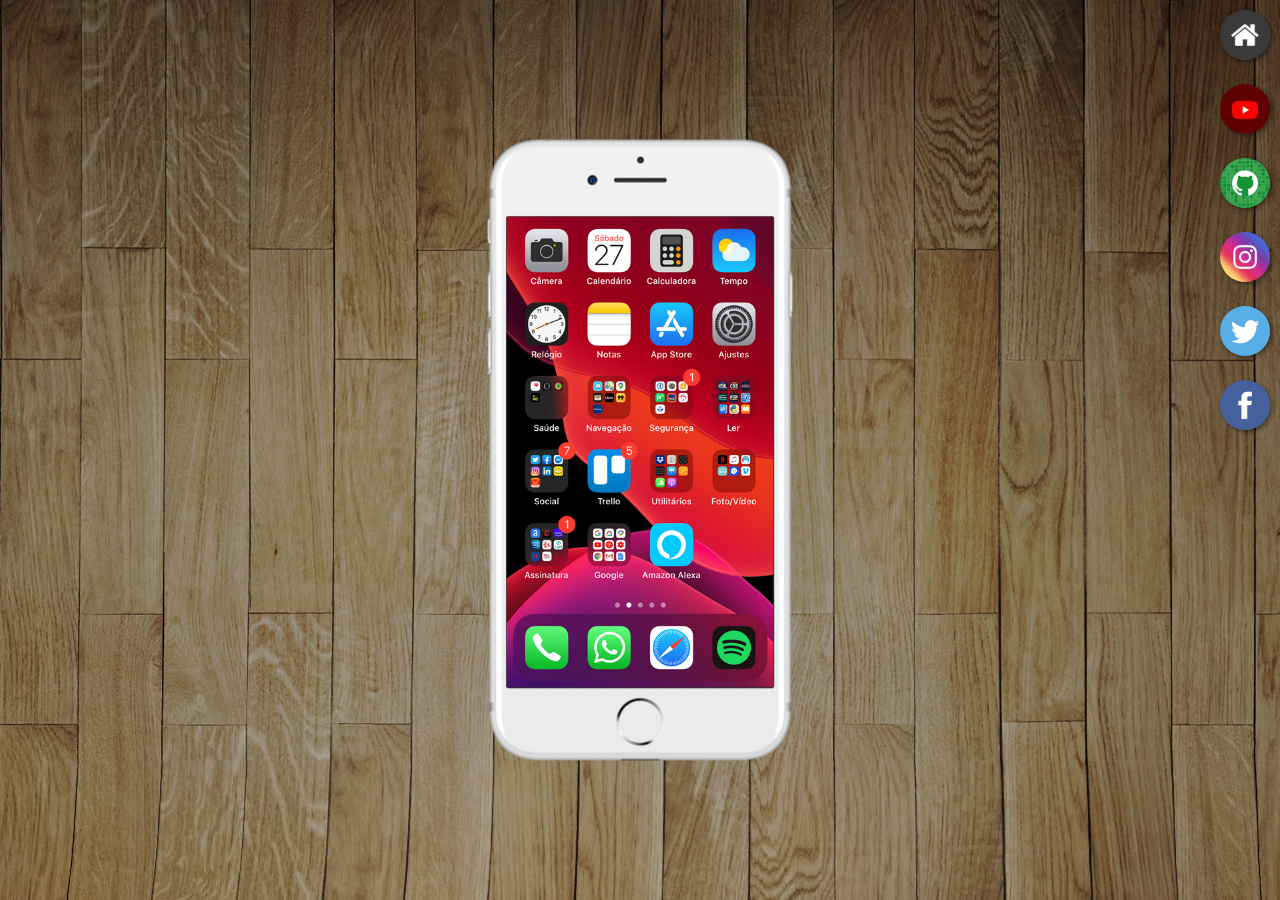
<file: index.html>
<!DOCTYPE html>
<html lang="pt-pt">
<head>
    <meta charset="UTF-8">
    <meta name="viewport" content="width=device-width, initial-scale=1.0">
    <link rel="shortcut icon" href="favicon.ico" type="image/x-icon">
    <link rel="stylesheet" href="estilos/style.css">
    <title>Projeto Redes Sociais</title>
</head>
<body>
    <main>
        <section id="telefone">
            <iframe src="home.html" name="tela" id="tela" frameborder="0">
                <p>O teu navegador não é compatível</p>
            </iframe>
        </section>
        <section id="redes-sociais">
            <a href="home.html" target="tela"><img src="imagens/logo-home.jpg" alt="home"></a><br>
            <a href="youtube.html" target="tela"><img src="imagens/logo-youtube.jpg" alt="YouTube"></a><br>
            <a href="github.html" target="tela"><img src="imagens/logo-github.jpg" alt="GitHub"></a><br>
            <a href="instagram.html" target="tela"><img src="imagens/logo-instagram.jpg" alt="Instagram"></a><br>
            <a href="twitter.html" target="tela"><img src="imagens/logo-twitter.jpg" alt="Twitter"></a><br>
            <a href="facebook.html" target="tela"><img src="imagens/logo-facebook.jpg" alt="Facebook"></a>
        </section>
    </main>
</body>
</html>
</file>
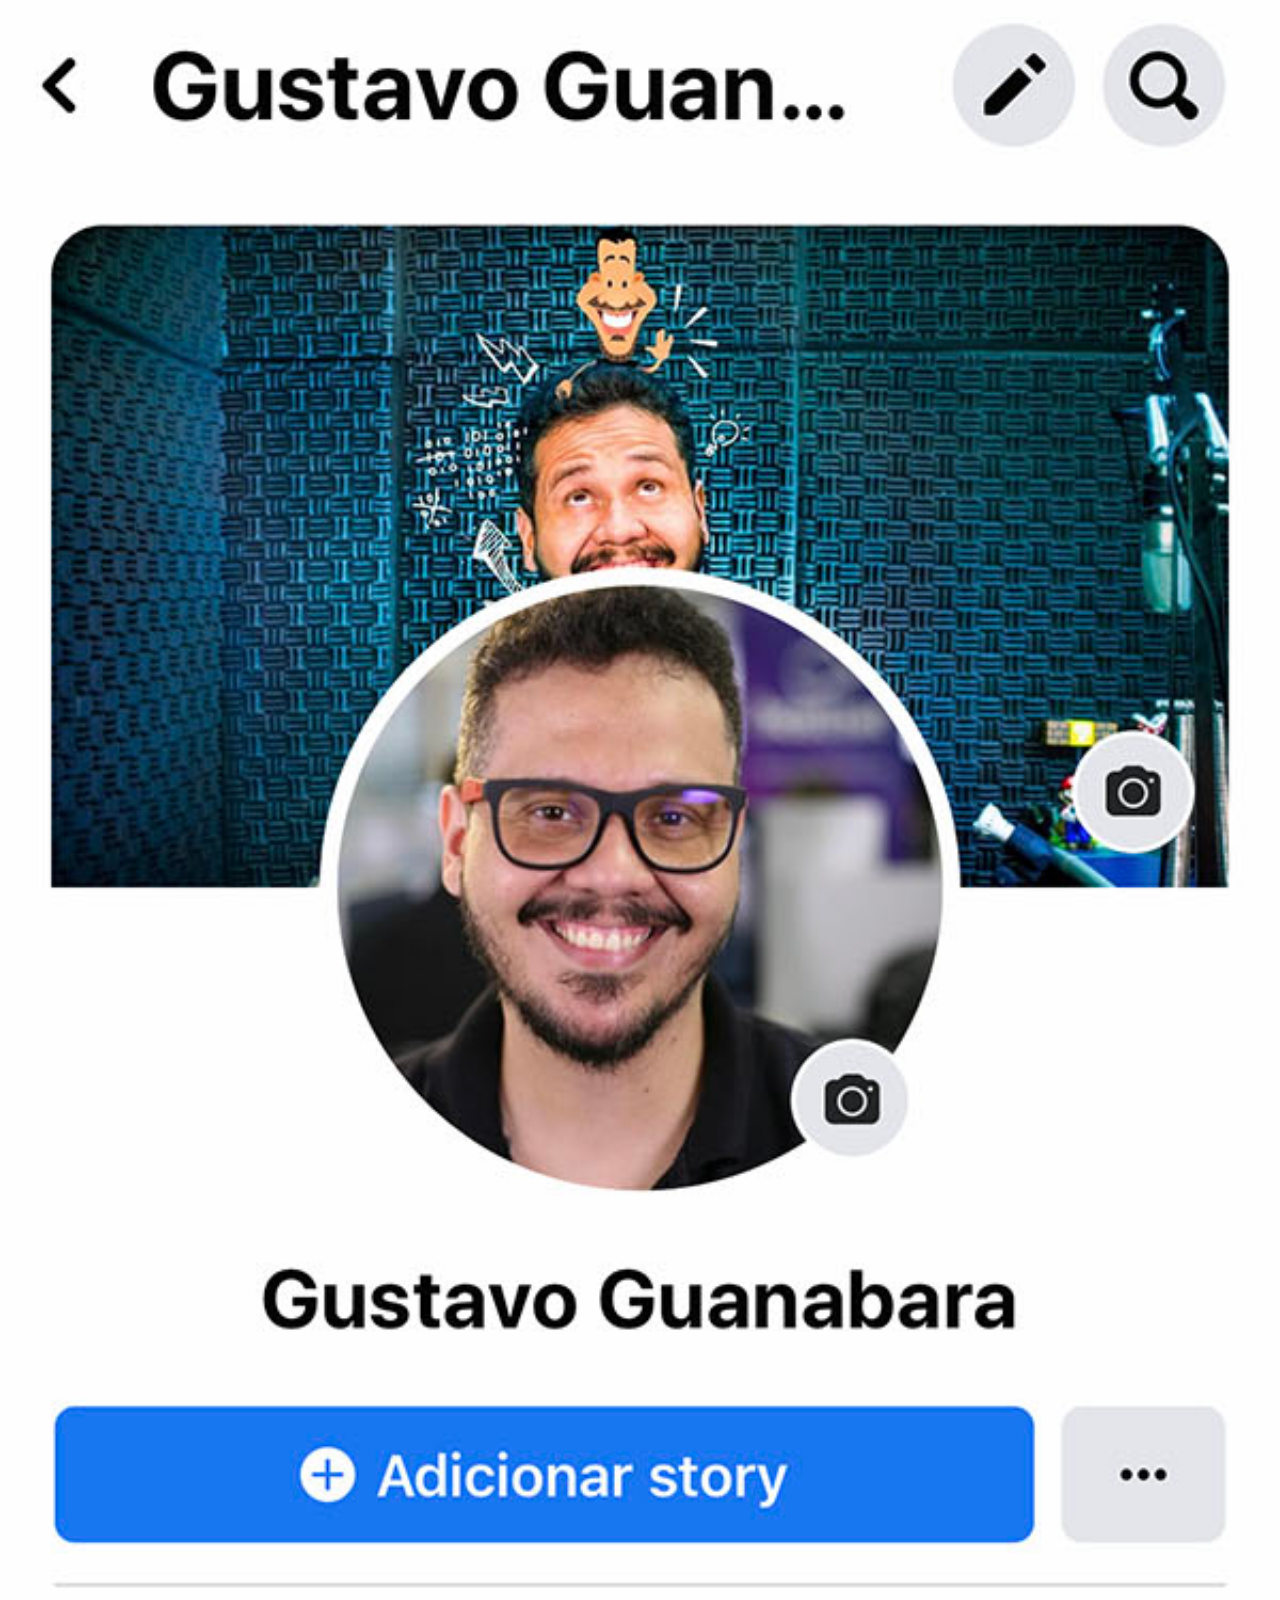
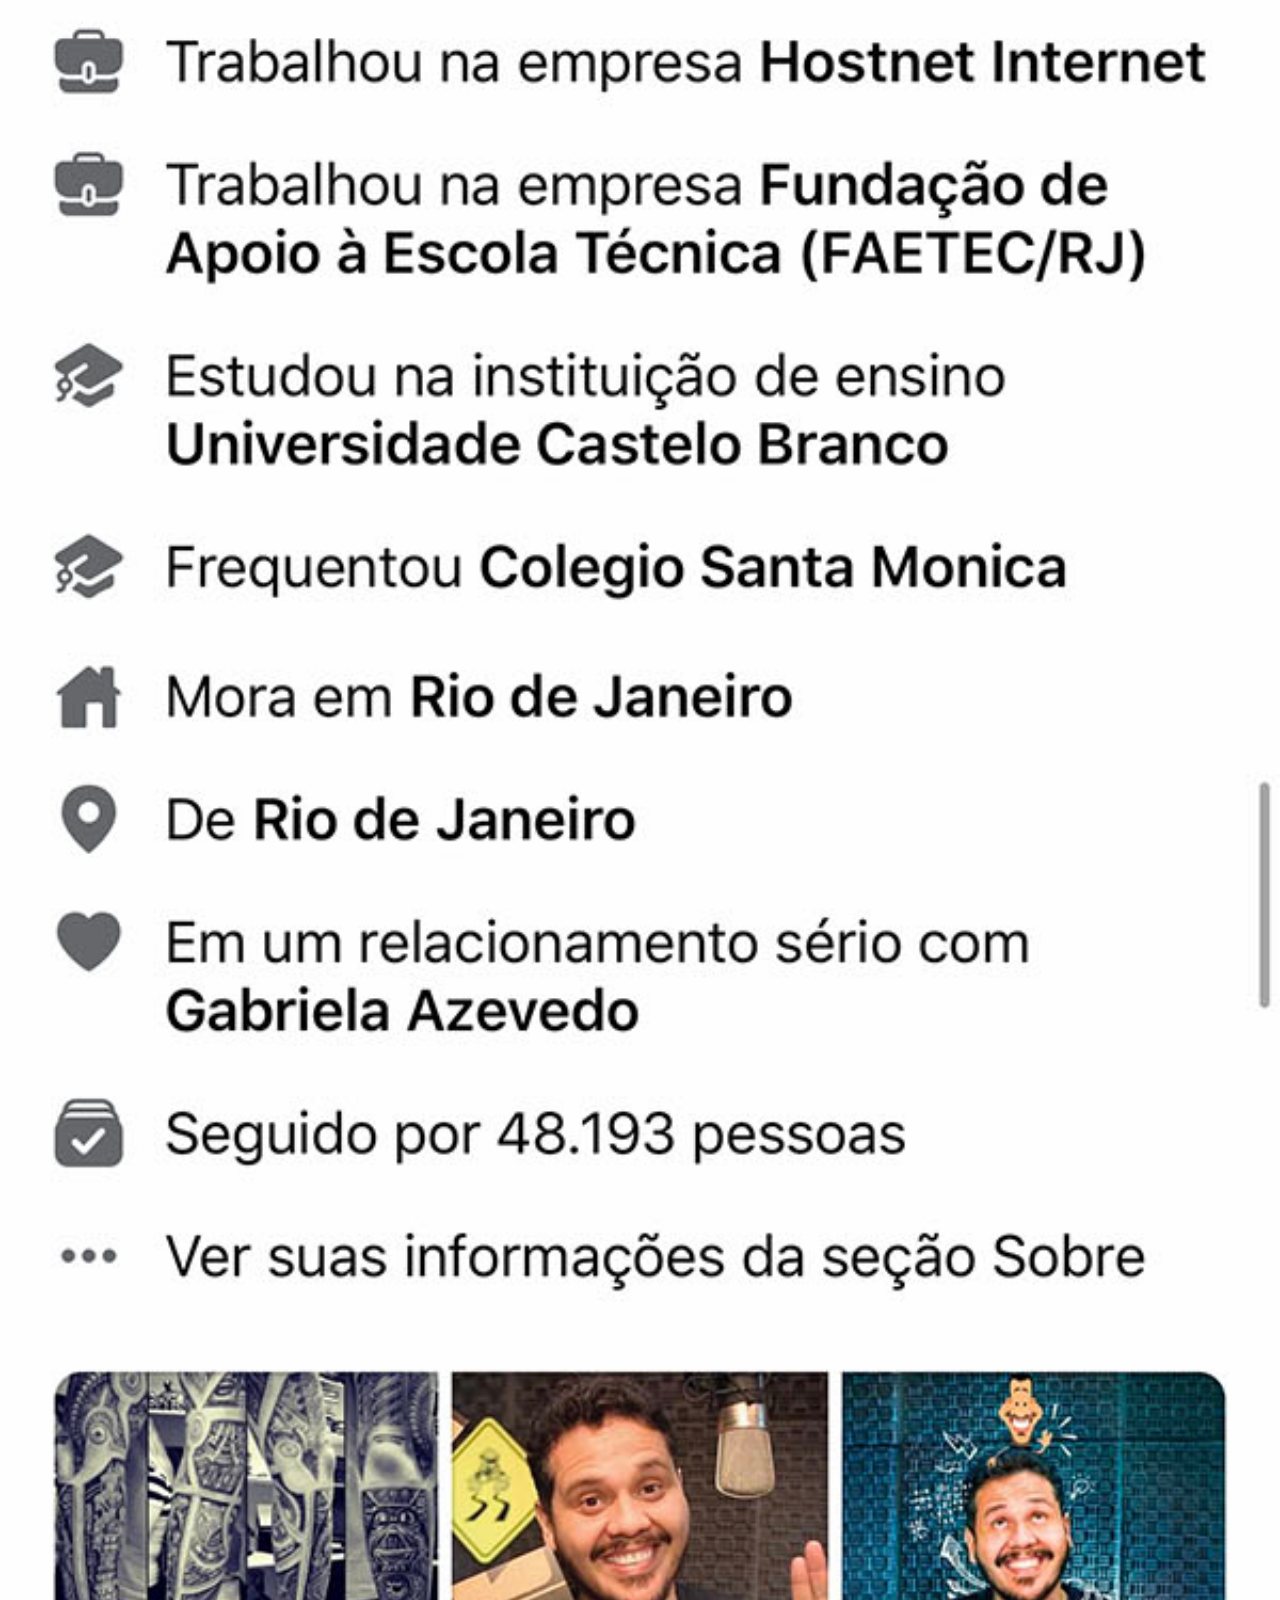
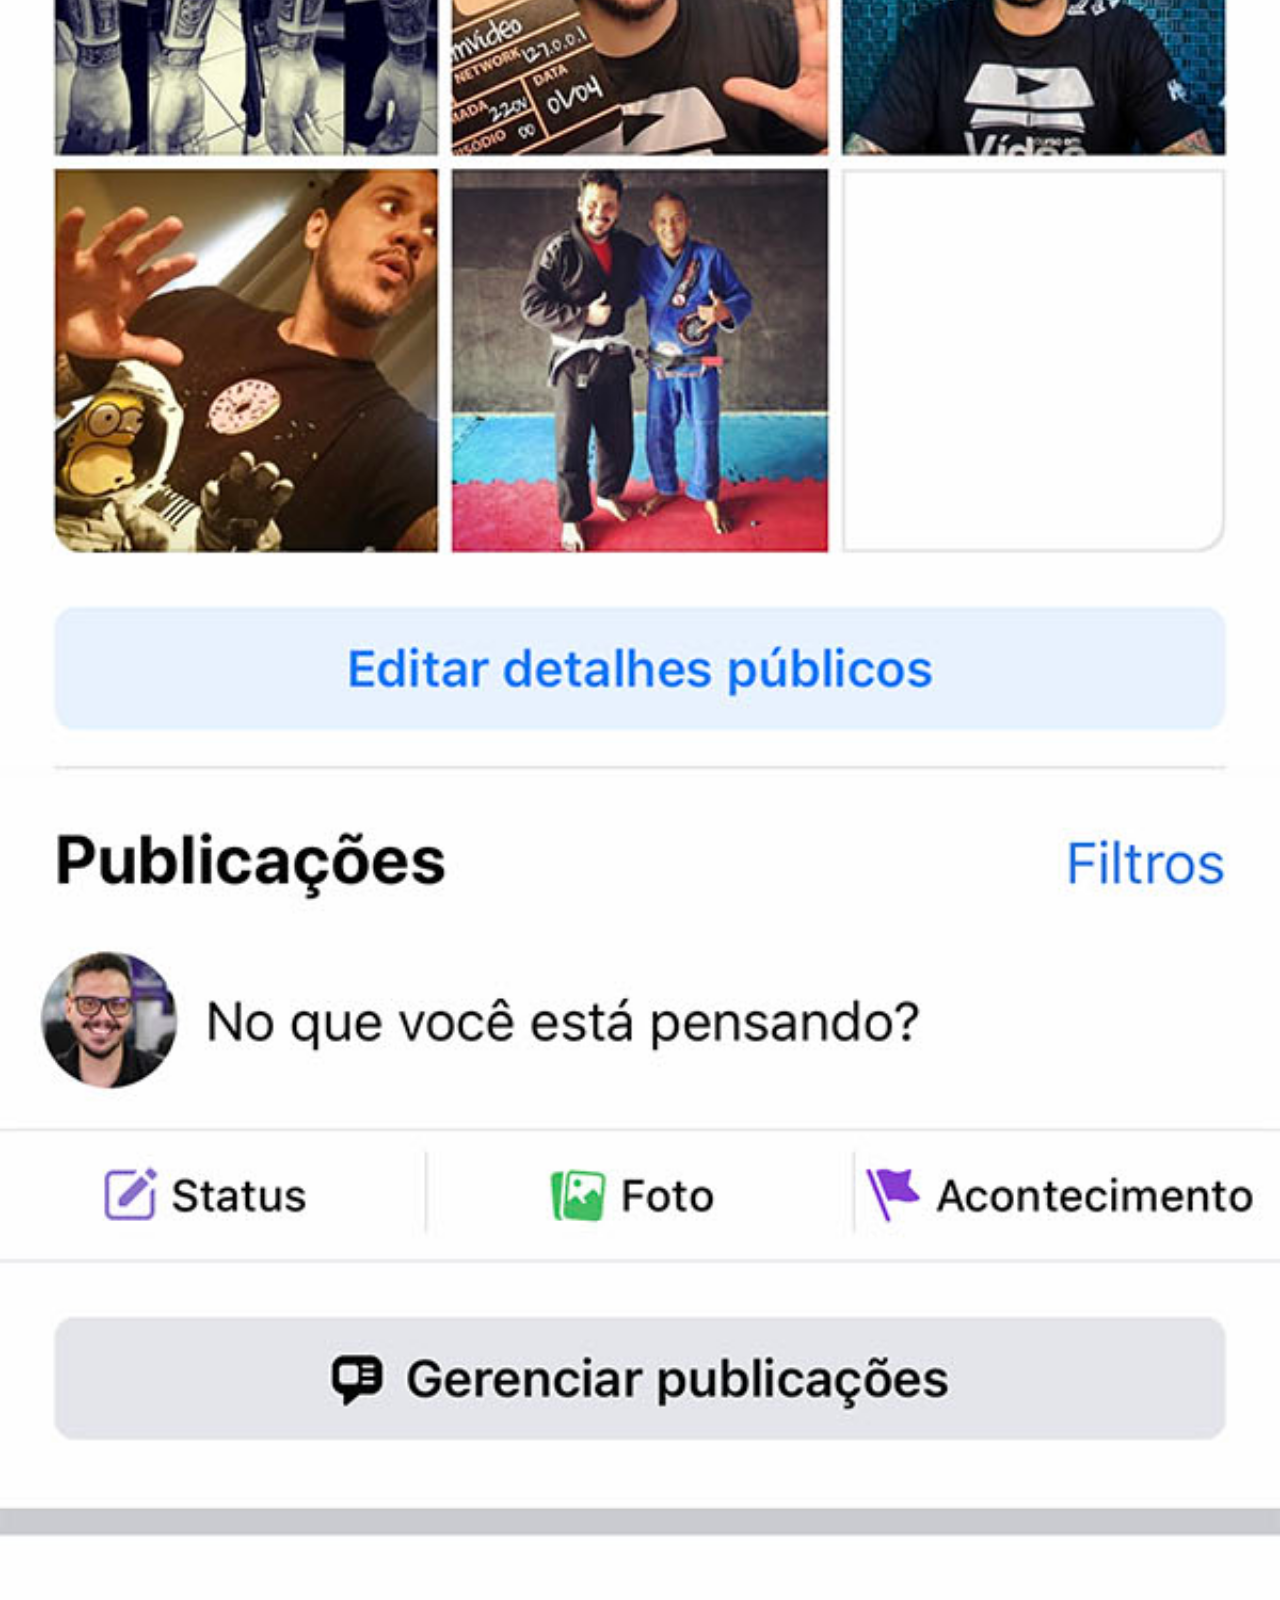
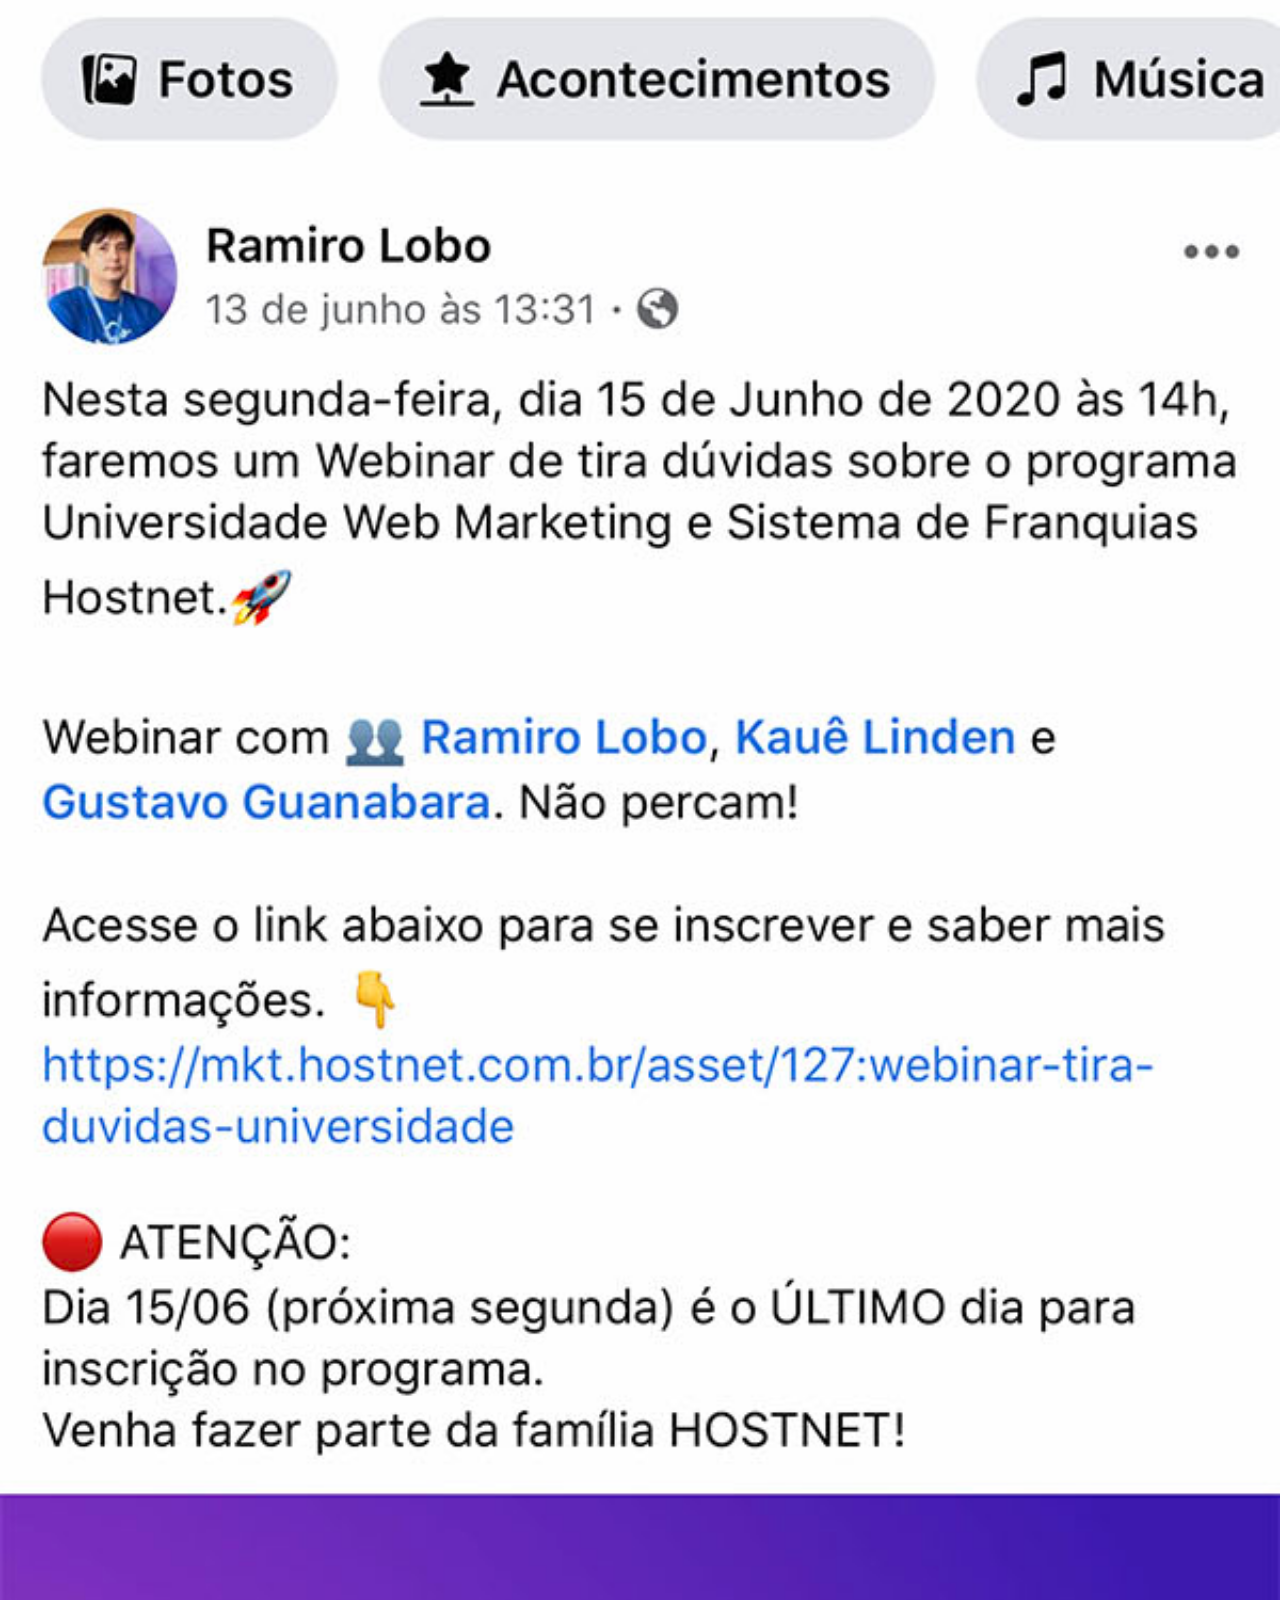
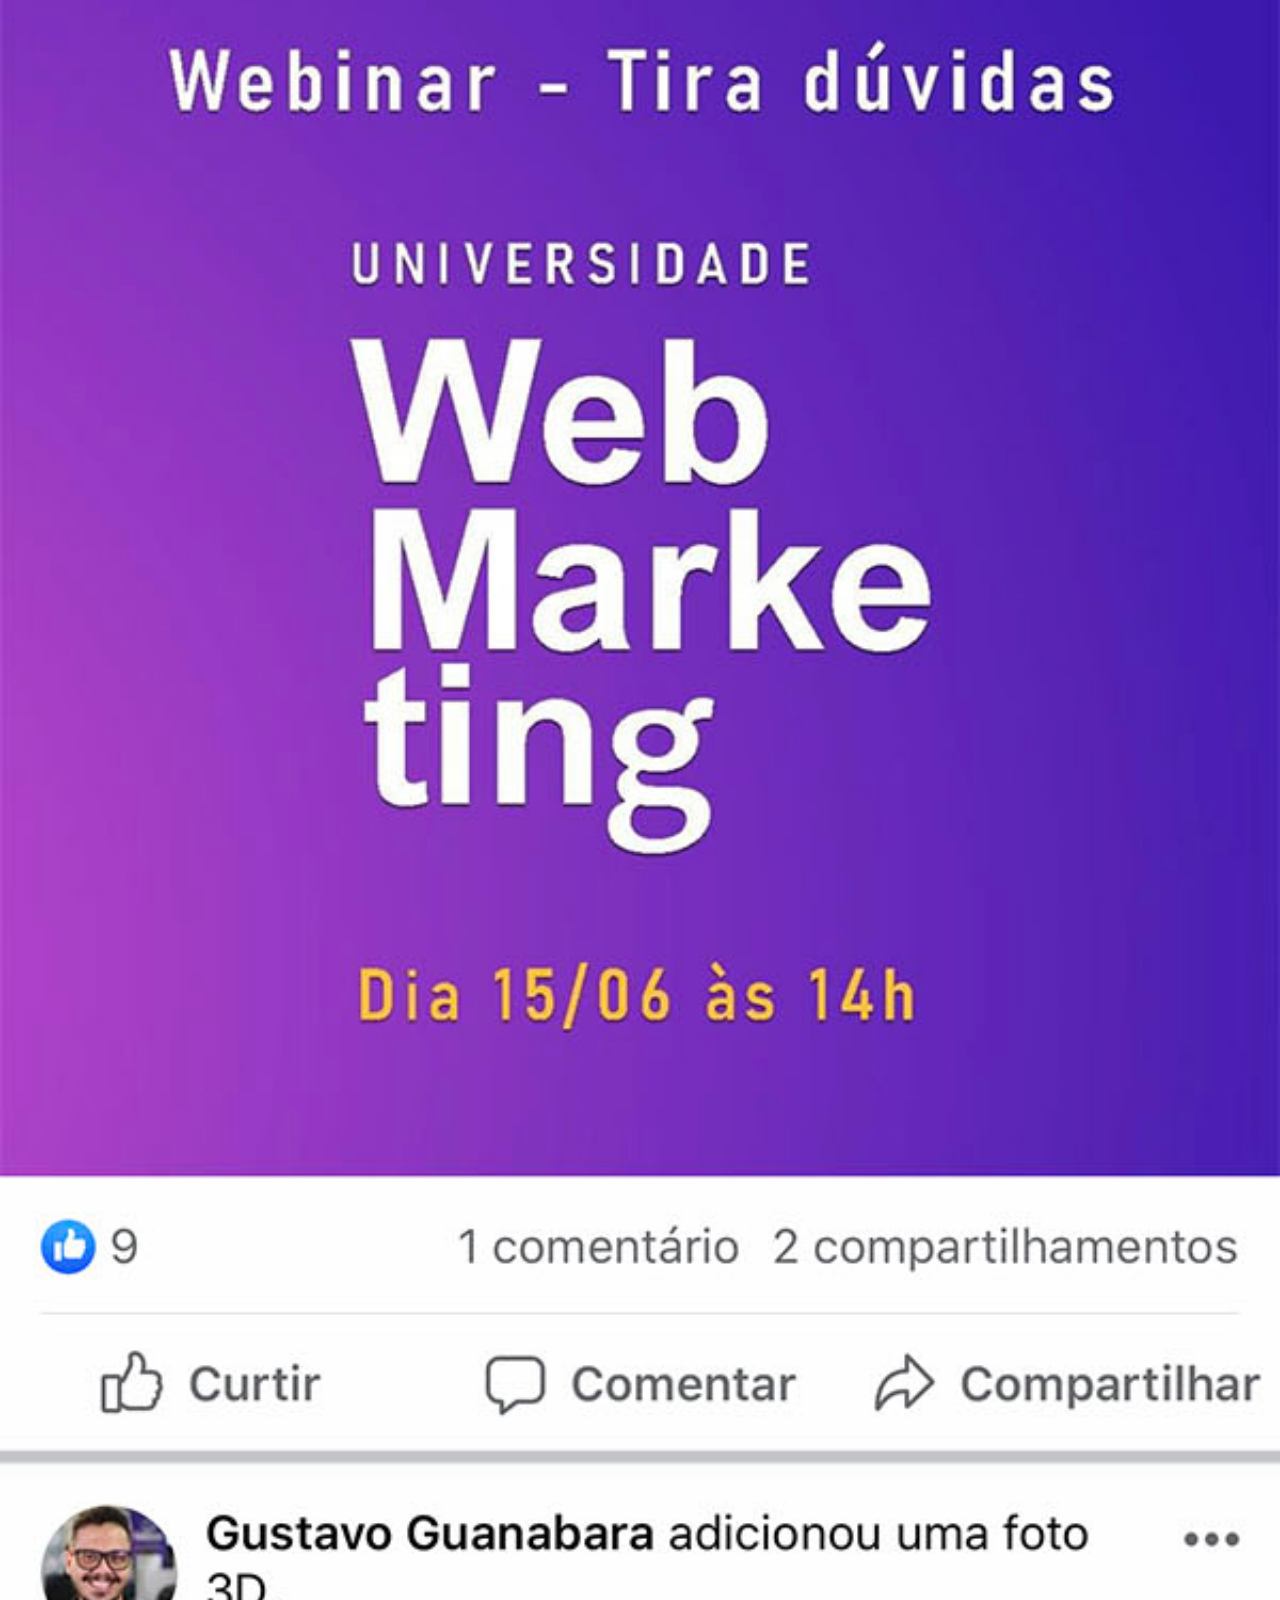
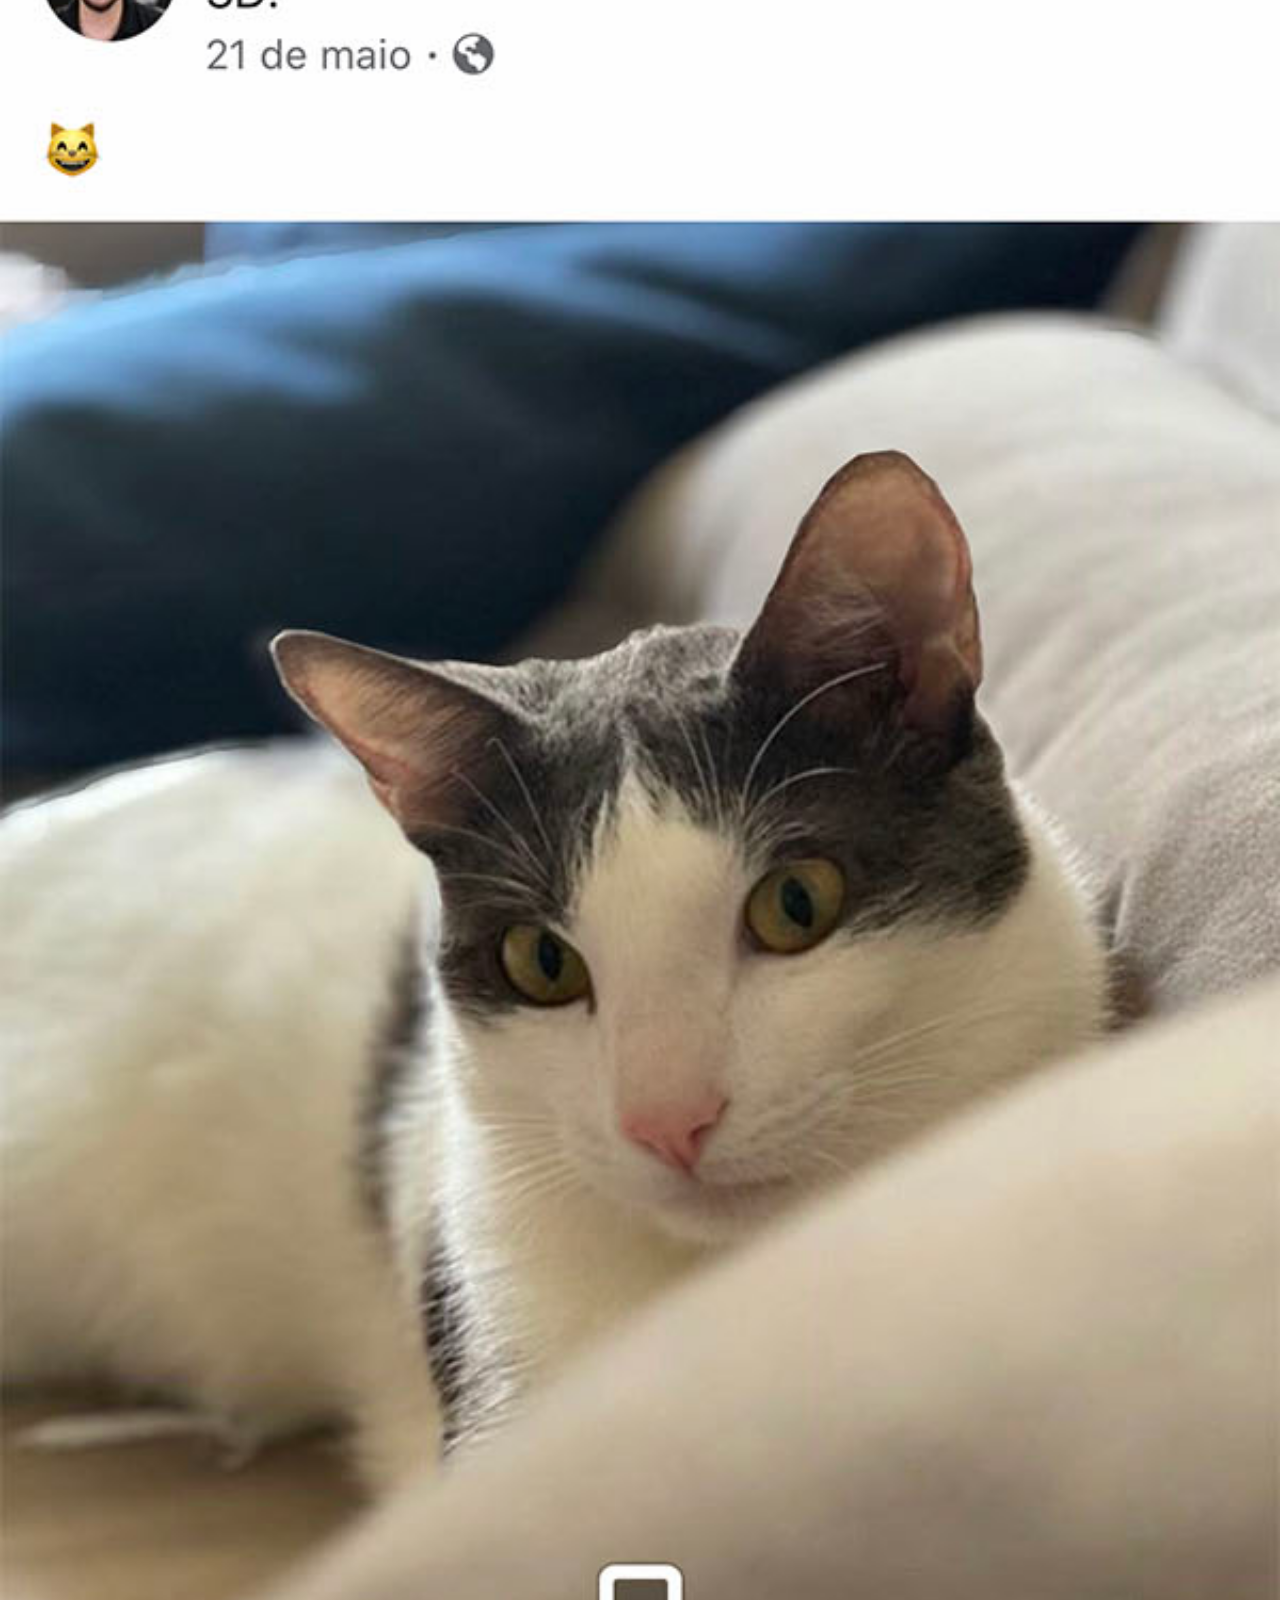
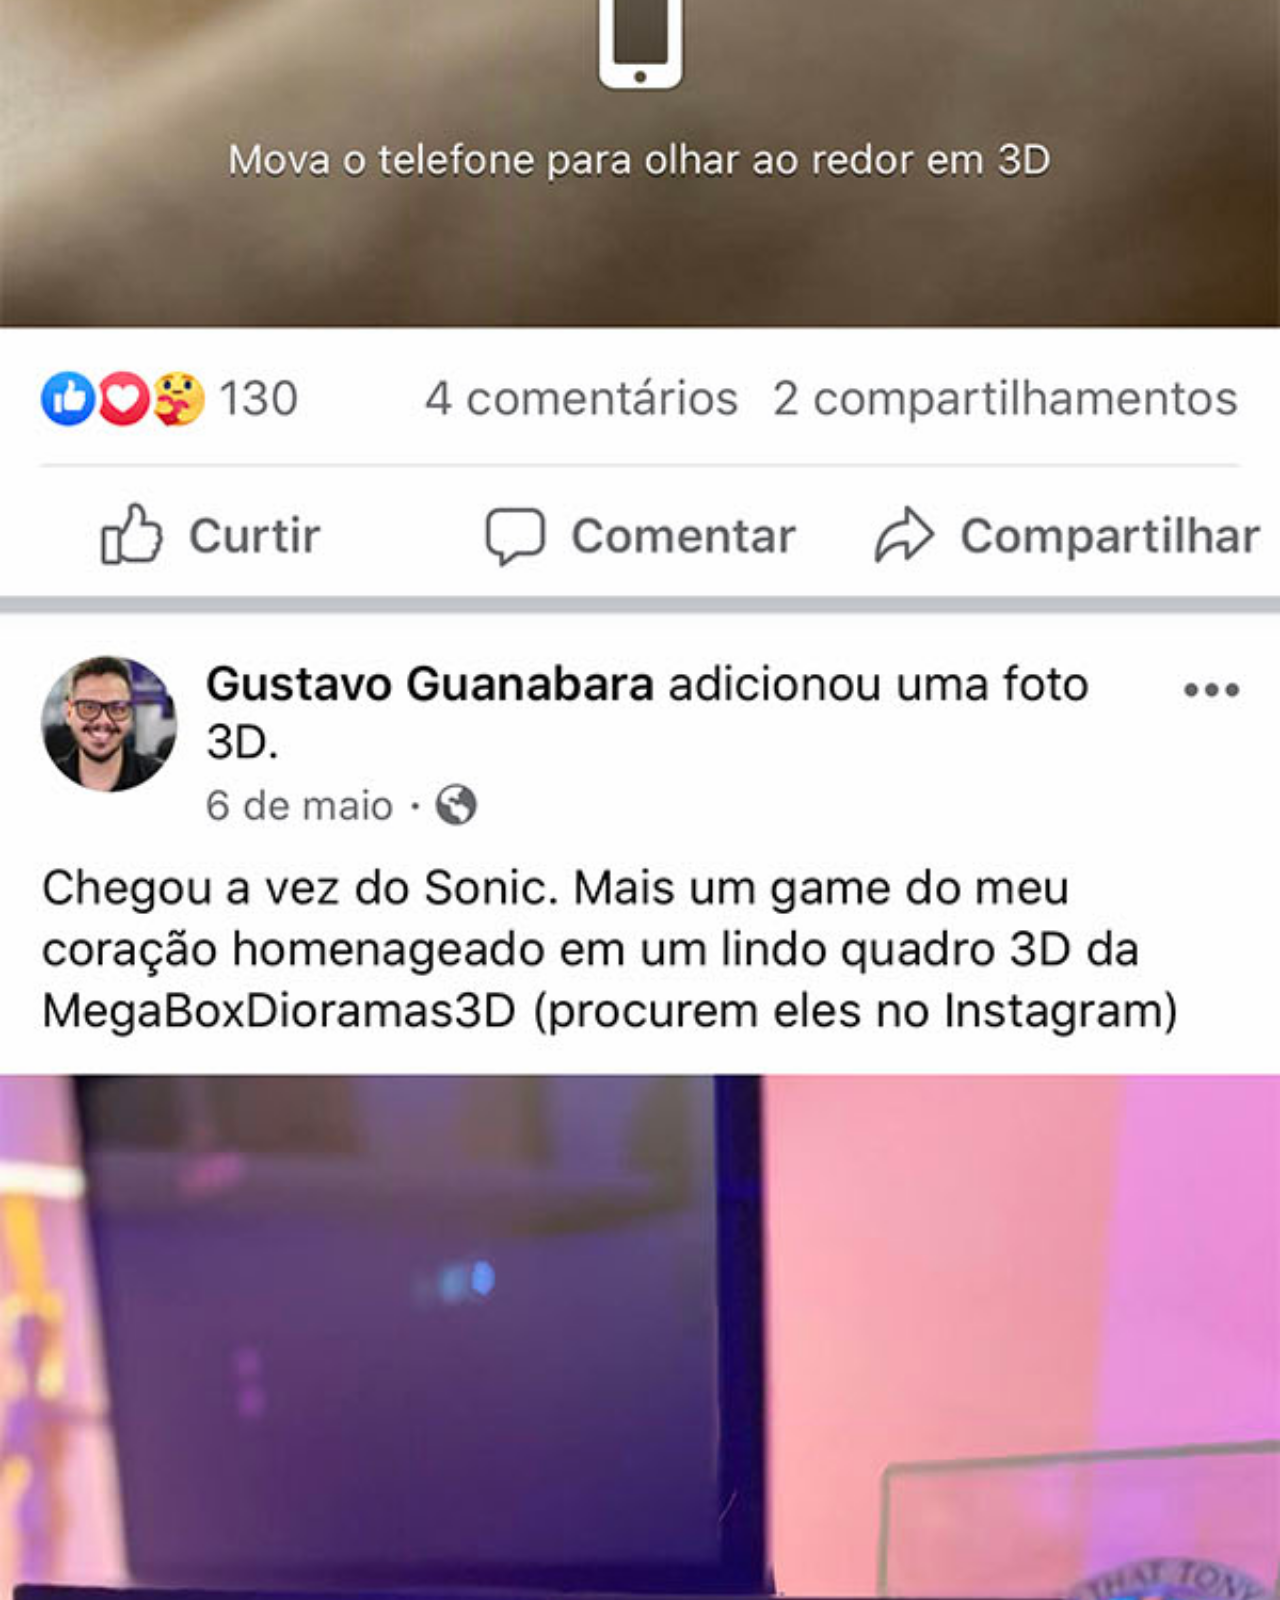
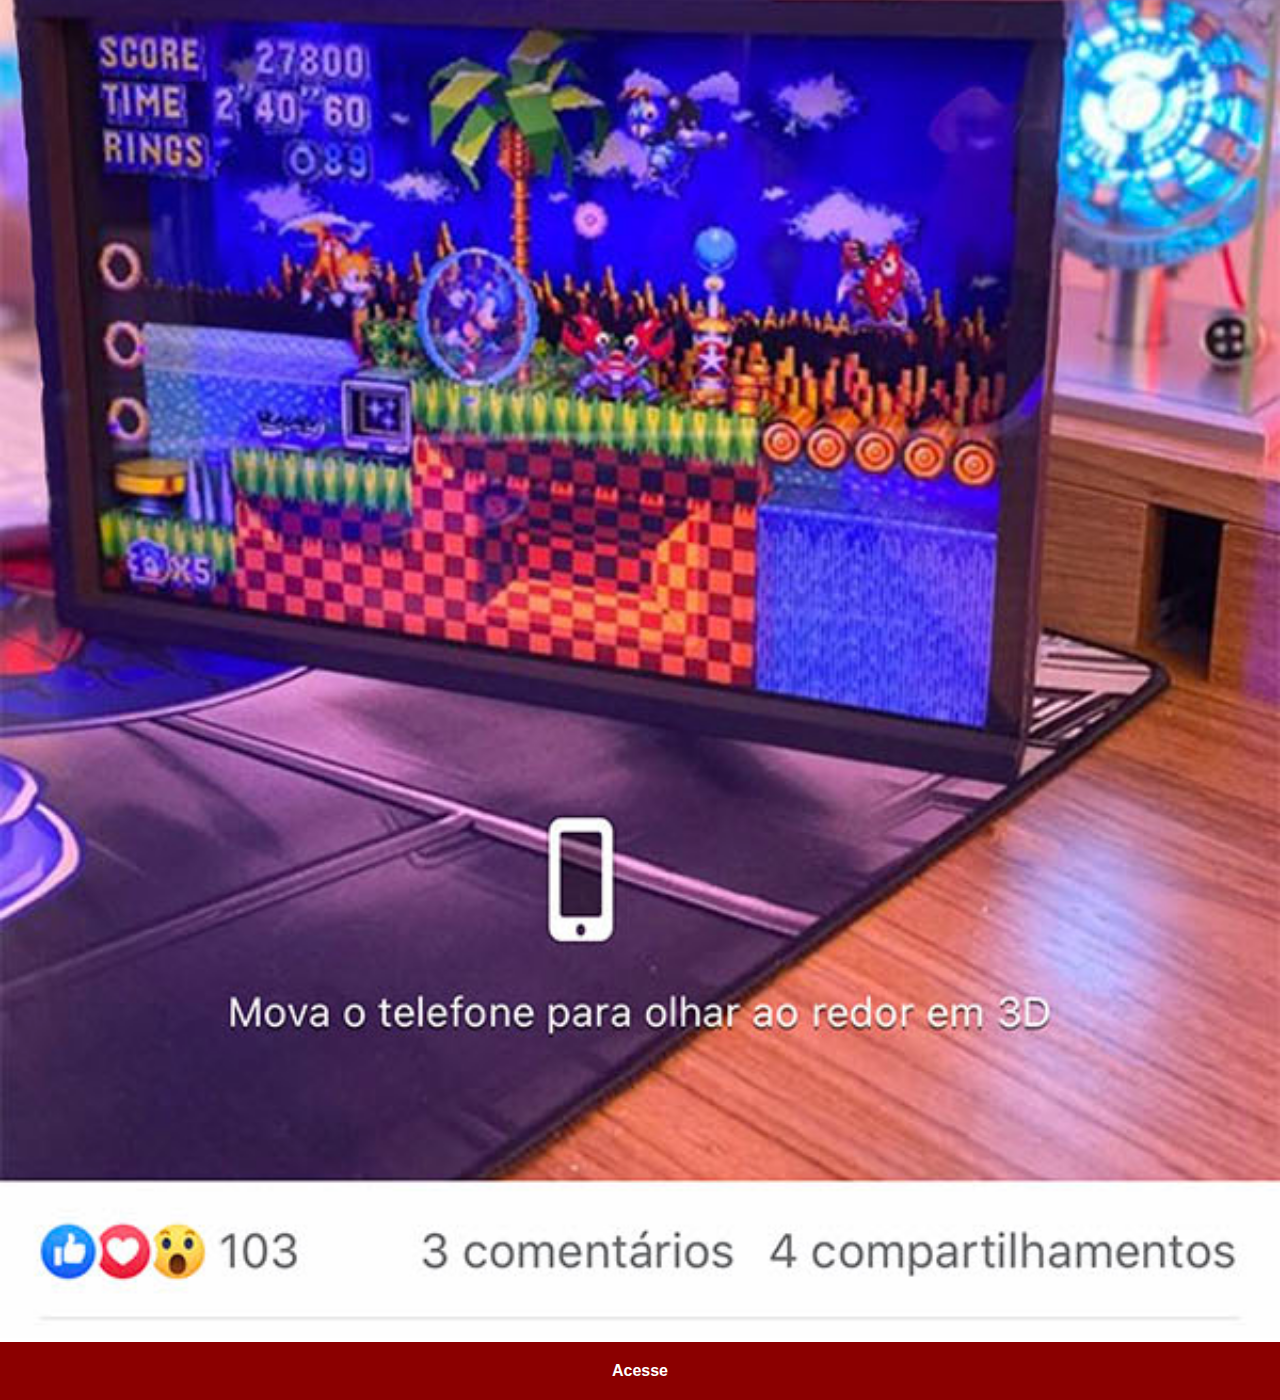
<file: facebook.html>
<!DOCTYPE html>
<html lang="pt-pt">
<head>
    <meta charset="UTF-8">
    <meta name="viewport" content="width=device-width, initial-scale=1.0">
    <title>Facebook</title>
    <link rel="stylesheet" href="estilos/social.css">
</head>
<body>
    <img src="imagens/tela-facebook.jpg" alt="Facebook">
    <a href="https://www.facebook.com/gustavoguanabara" target="_blank">Acesse</a>
</body>
</html>
</file>
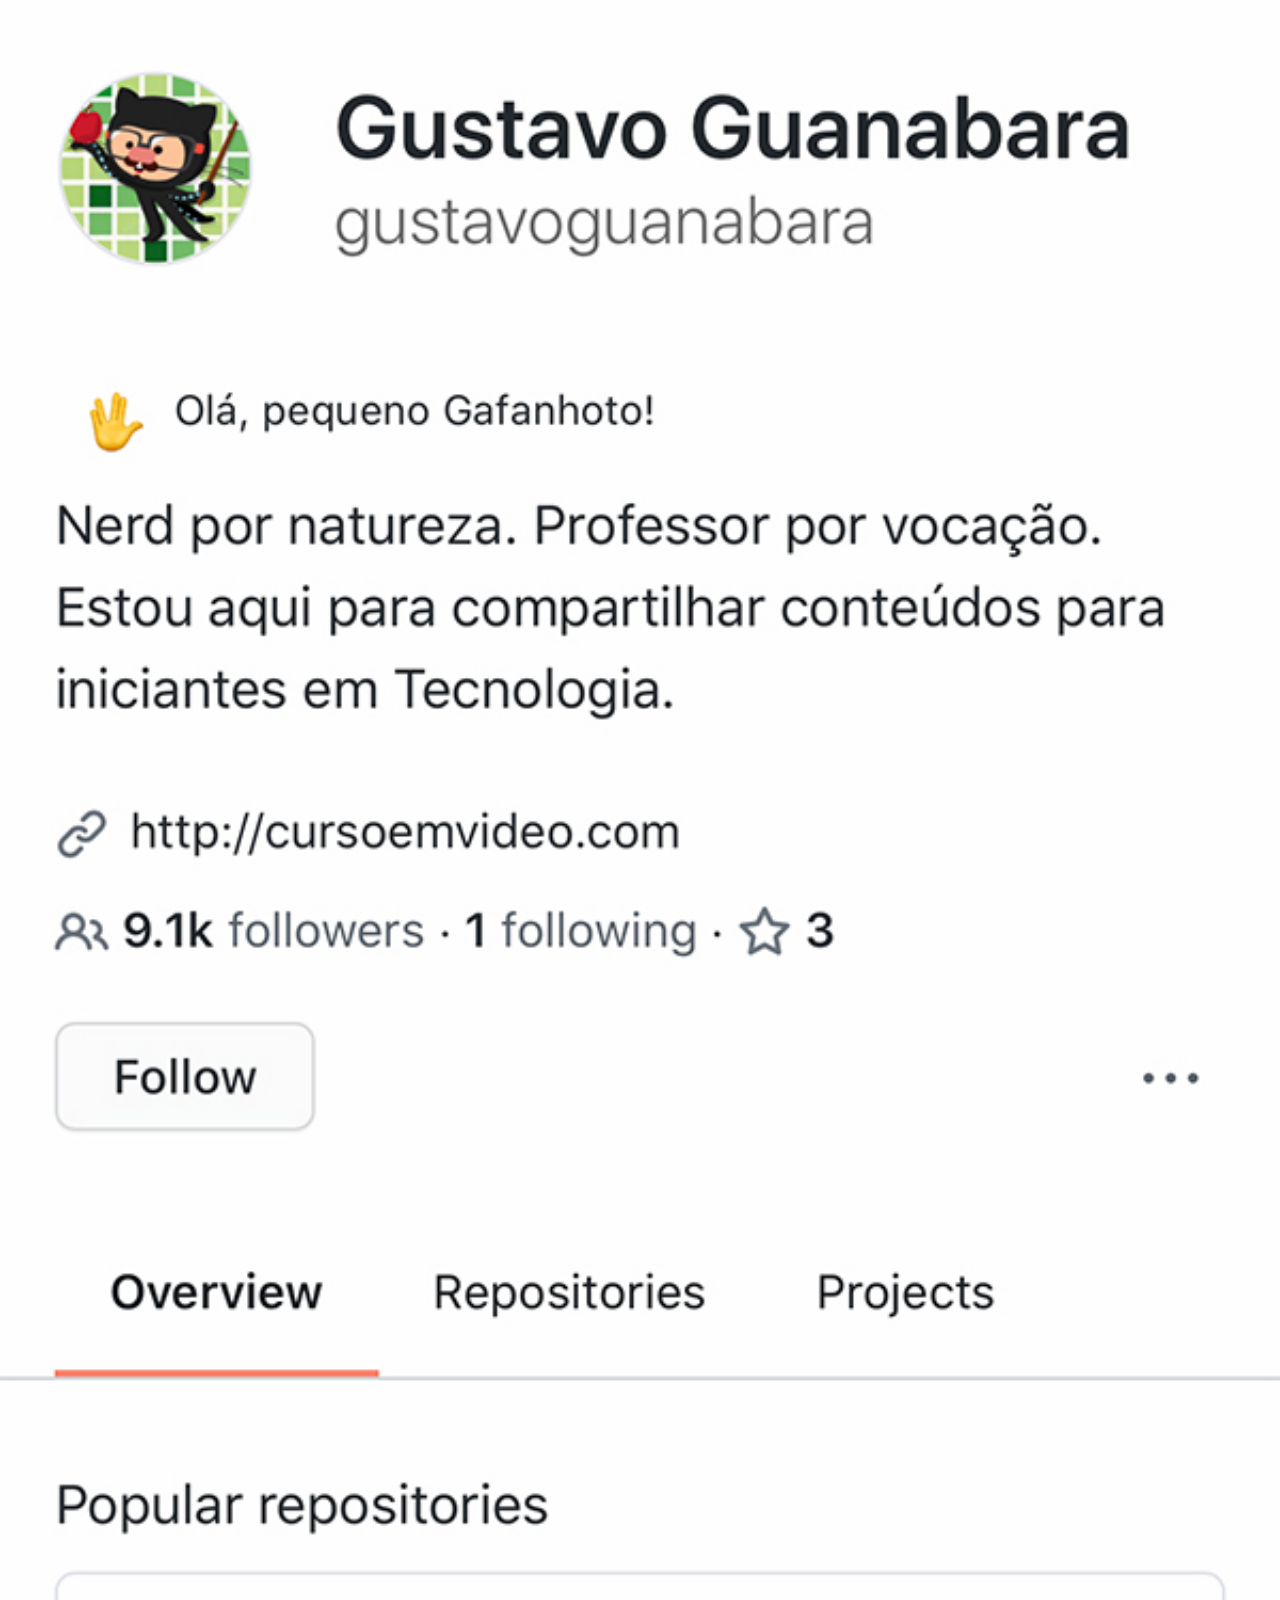
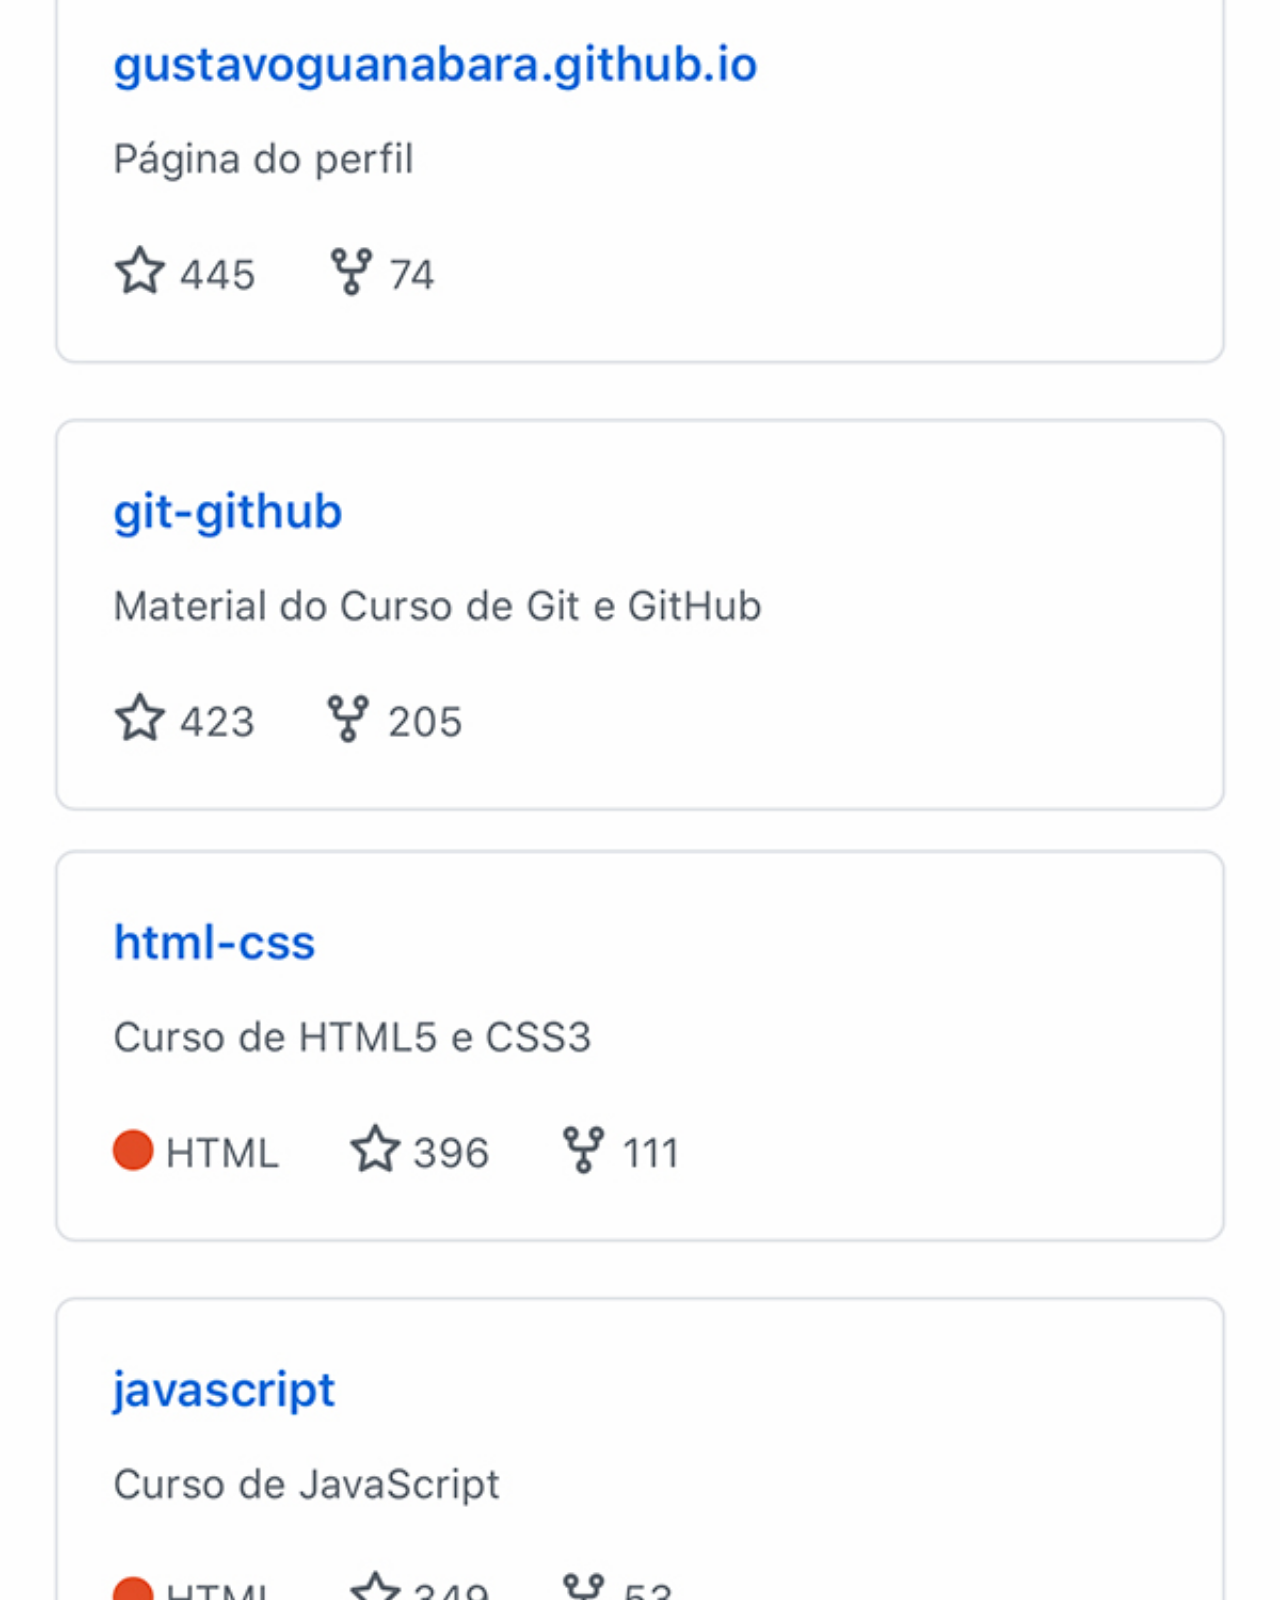
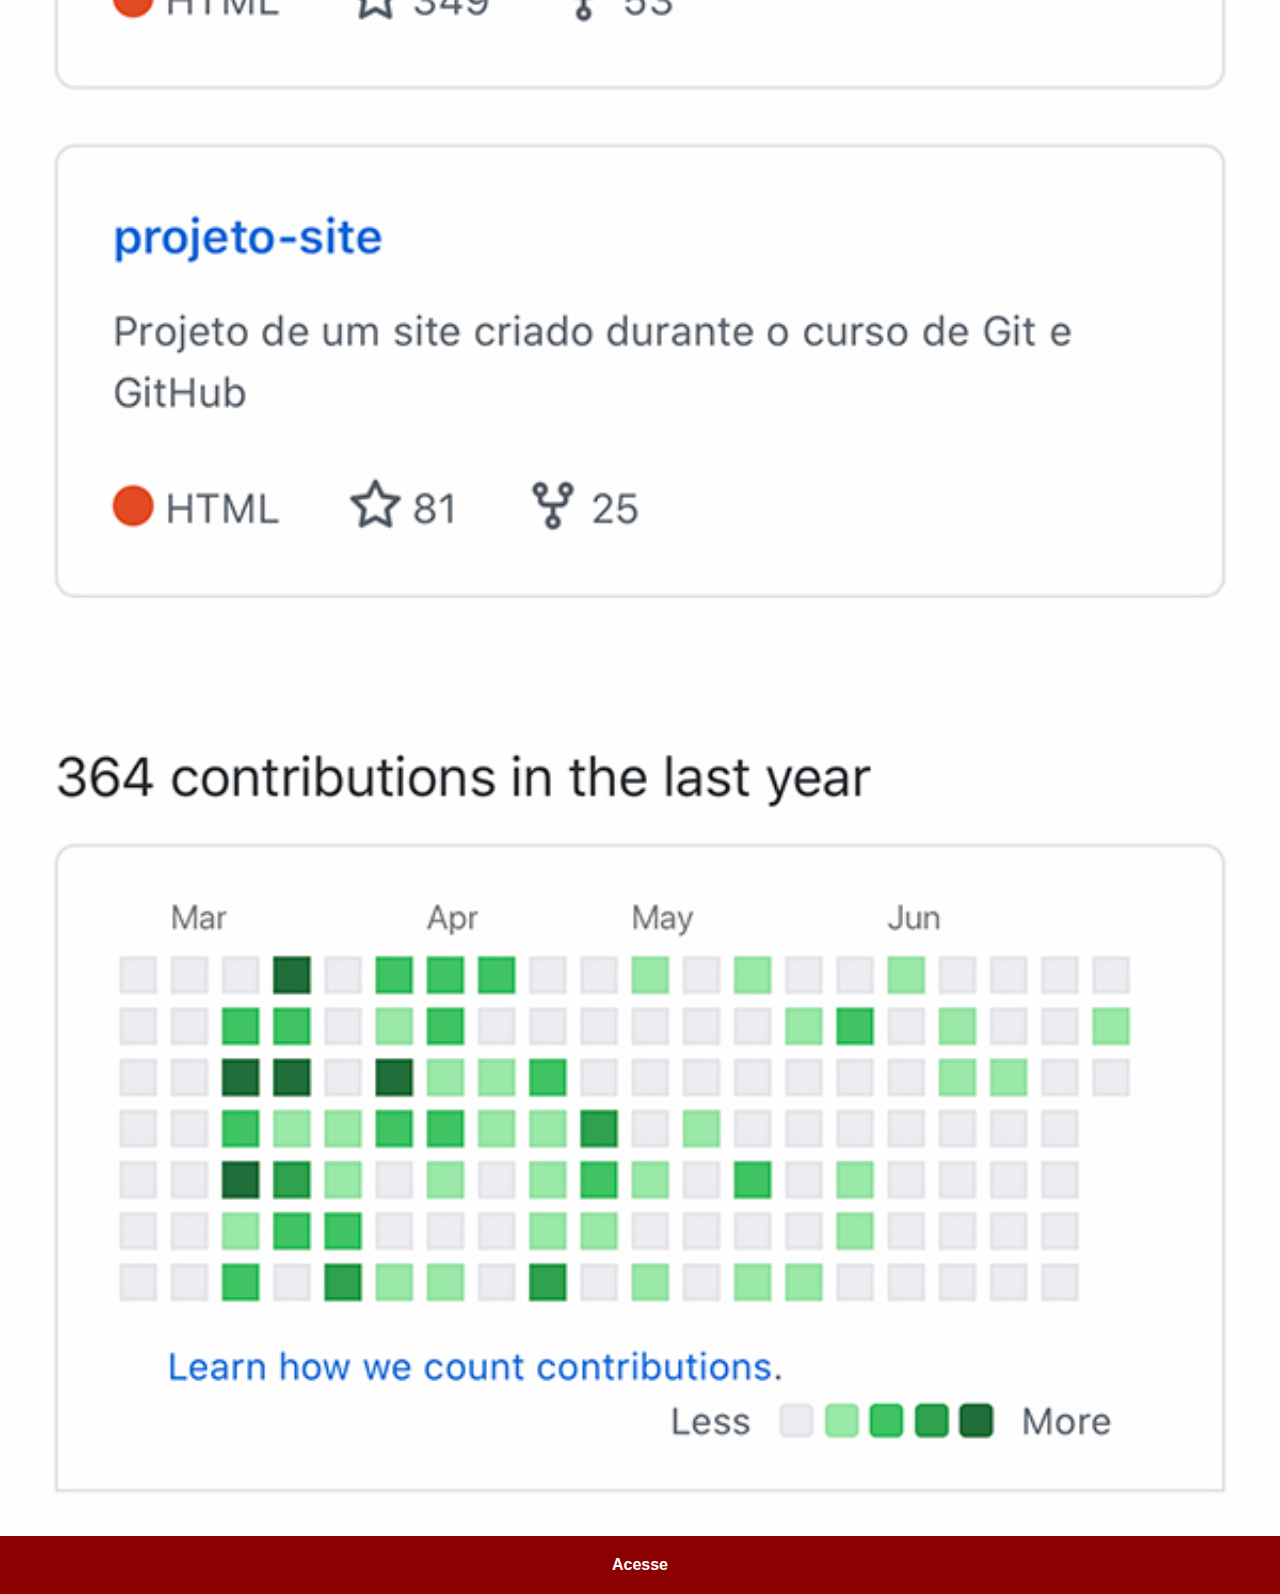
<file: github.html>
<!DOCTYPE html>
<html lang="pt-pt">
<head>
    <meta charset="UTF-8">
    <meta name="viewport" content="width=device-width, initial-scale=1.0">
    <title>GitHub</title>
    <link rel="stylesheet" href="estilos/social.css">
</head>
<body>
    <img src="imagens/tela-github.jpg" alt="GitHub">
    <a href="https://github.com/gustavoguanabara" target="_blank">Acesse</a>
</body>
</html>
</file>
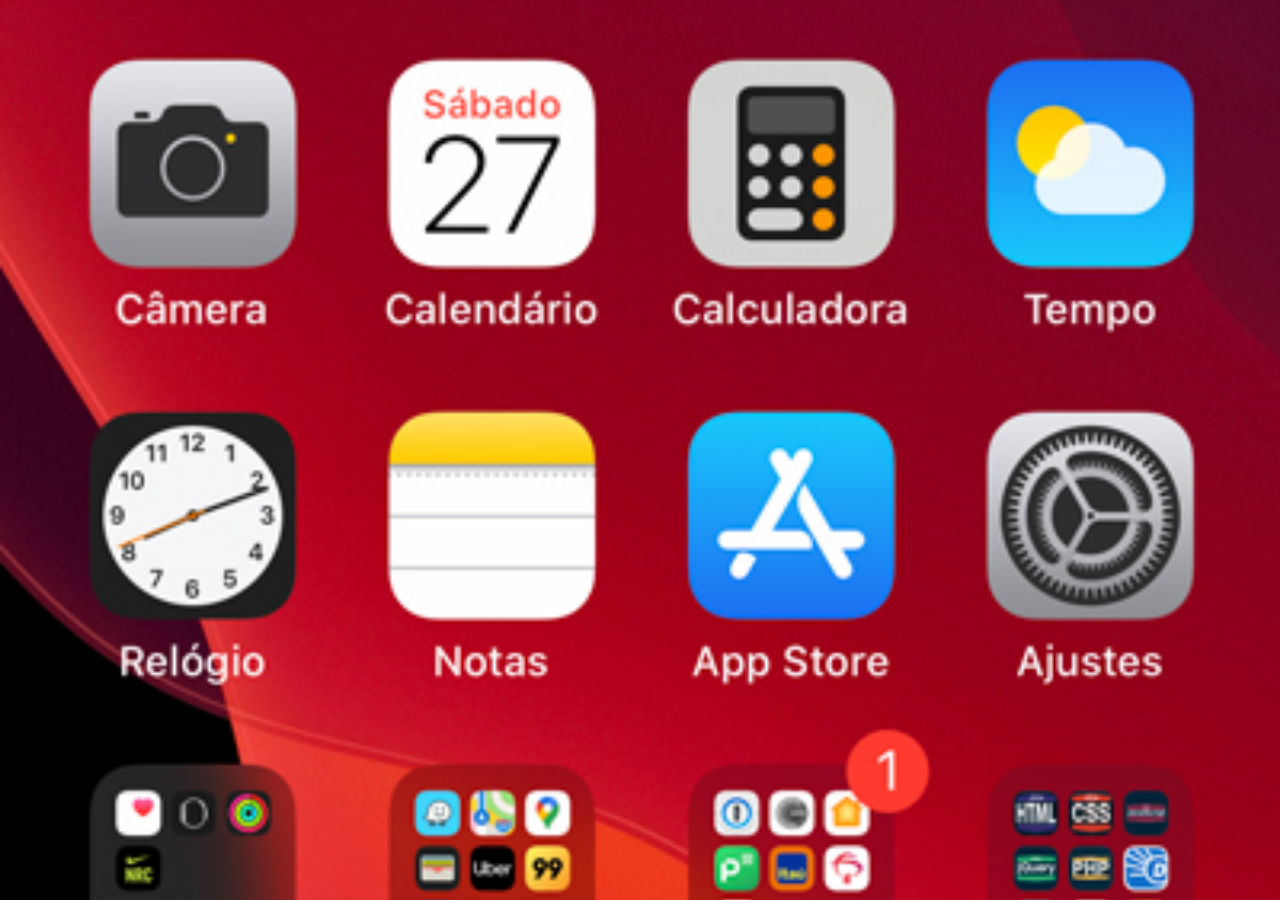
<file: home.html>
<!DOCTYPE html>
<html lang="pt-pt">
<head>
    <meta charset="UTF-8">
    <meta name="viewport" content="width=device-width, initial-scale=1.0">
    <title>Home</title>
    <style>
        * {
            margin: 0px;
            padding: 0px;
        }

        body {
            width: 100vw;
            height: 100vh;
            background: black url(imagens/tela-home.jpg) no-repeat top center;
            background-size: cover;
        }
    </style>
</head>
<body>
    
</body>
</html>
</file>
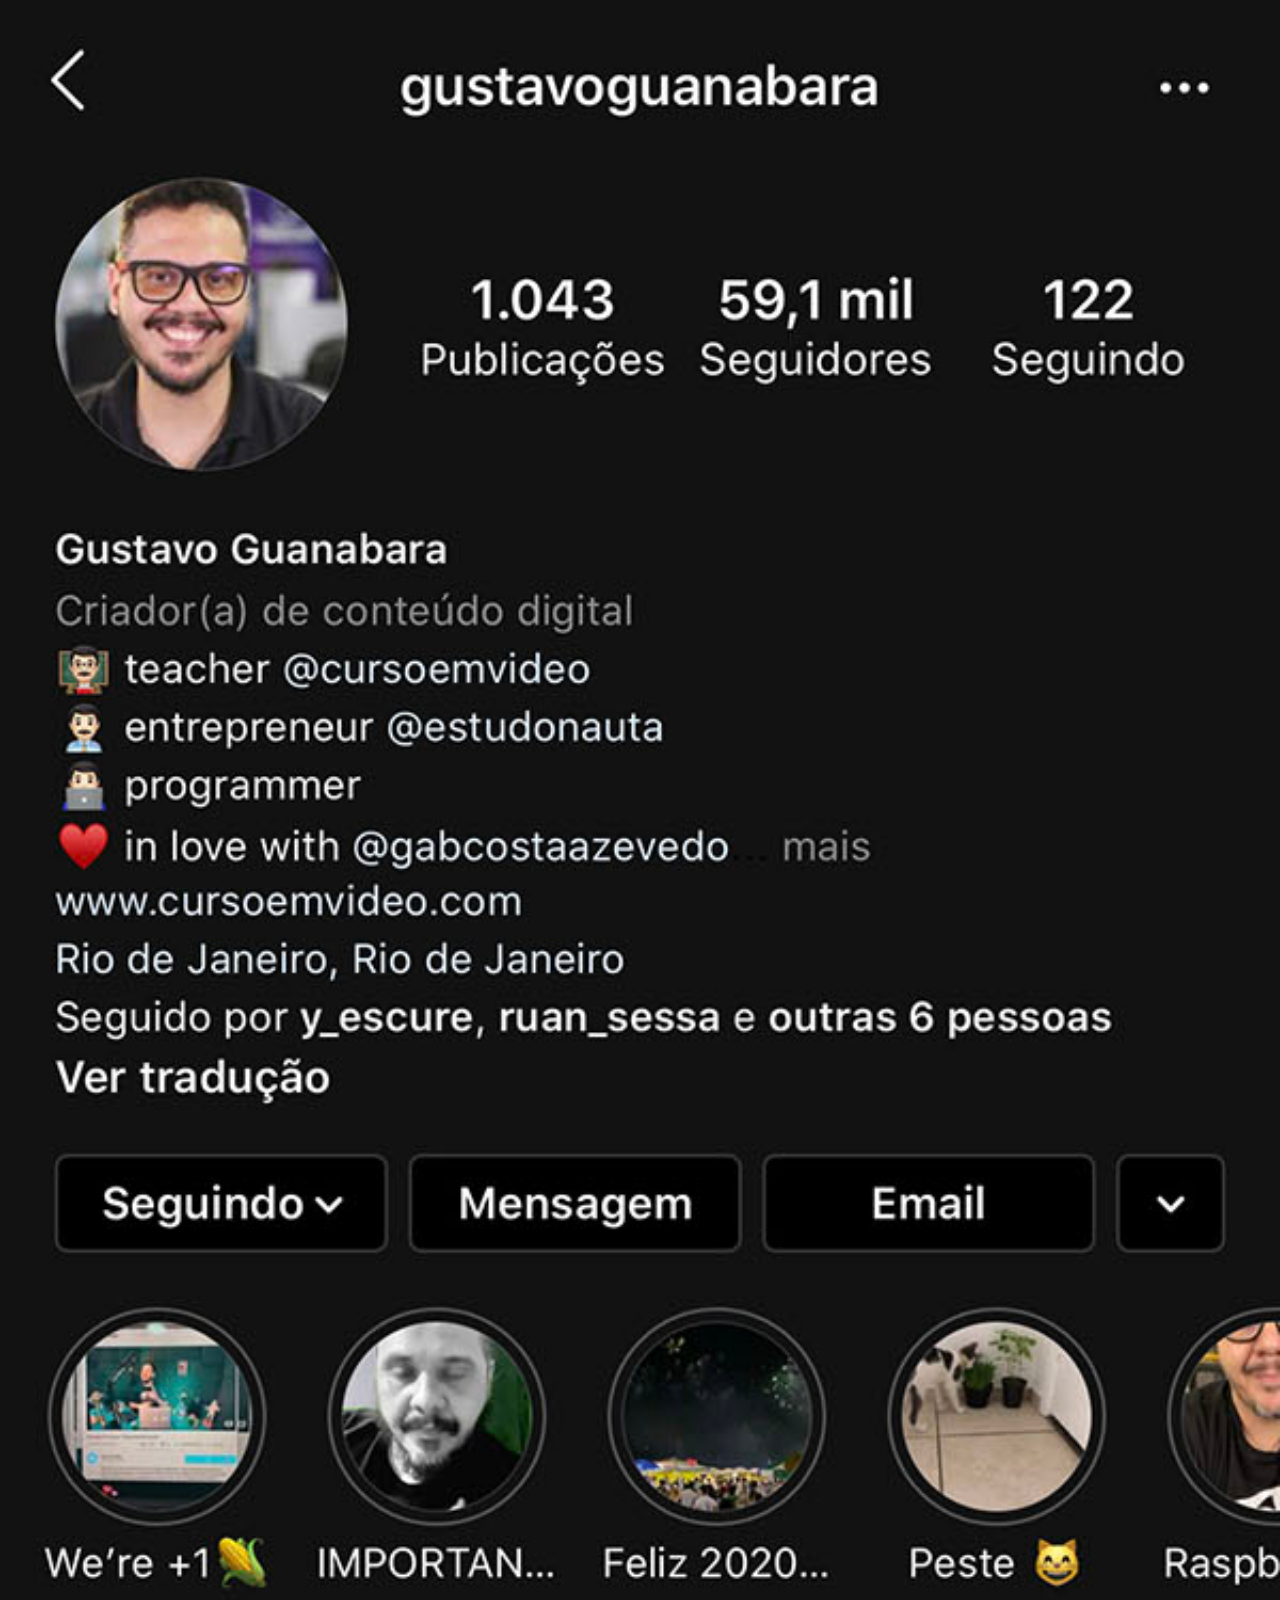
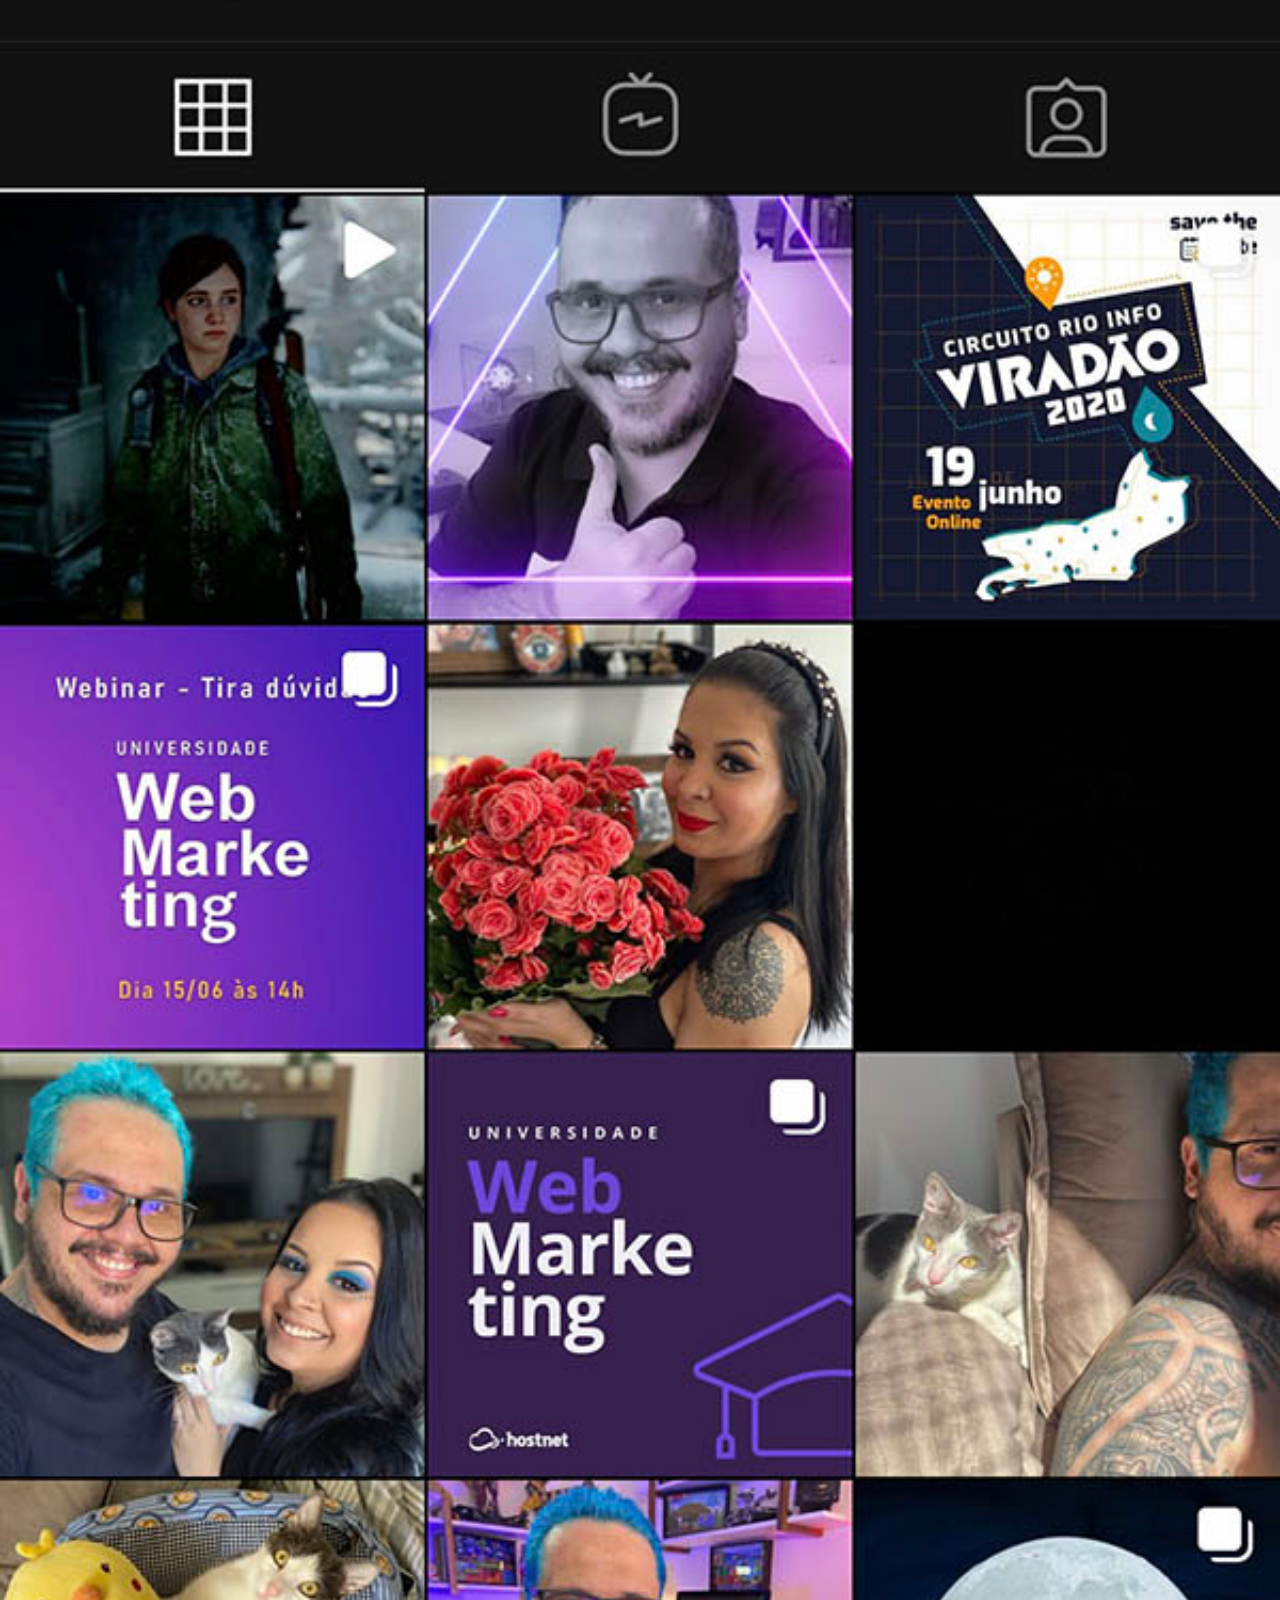
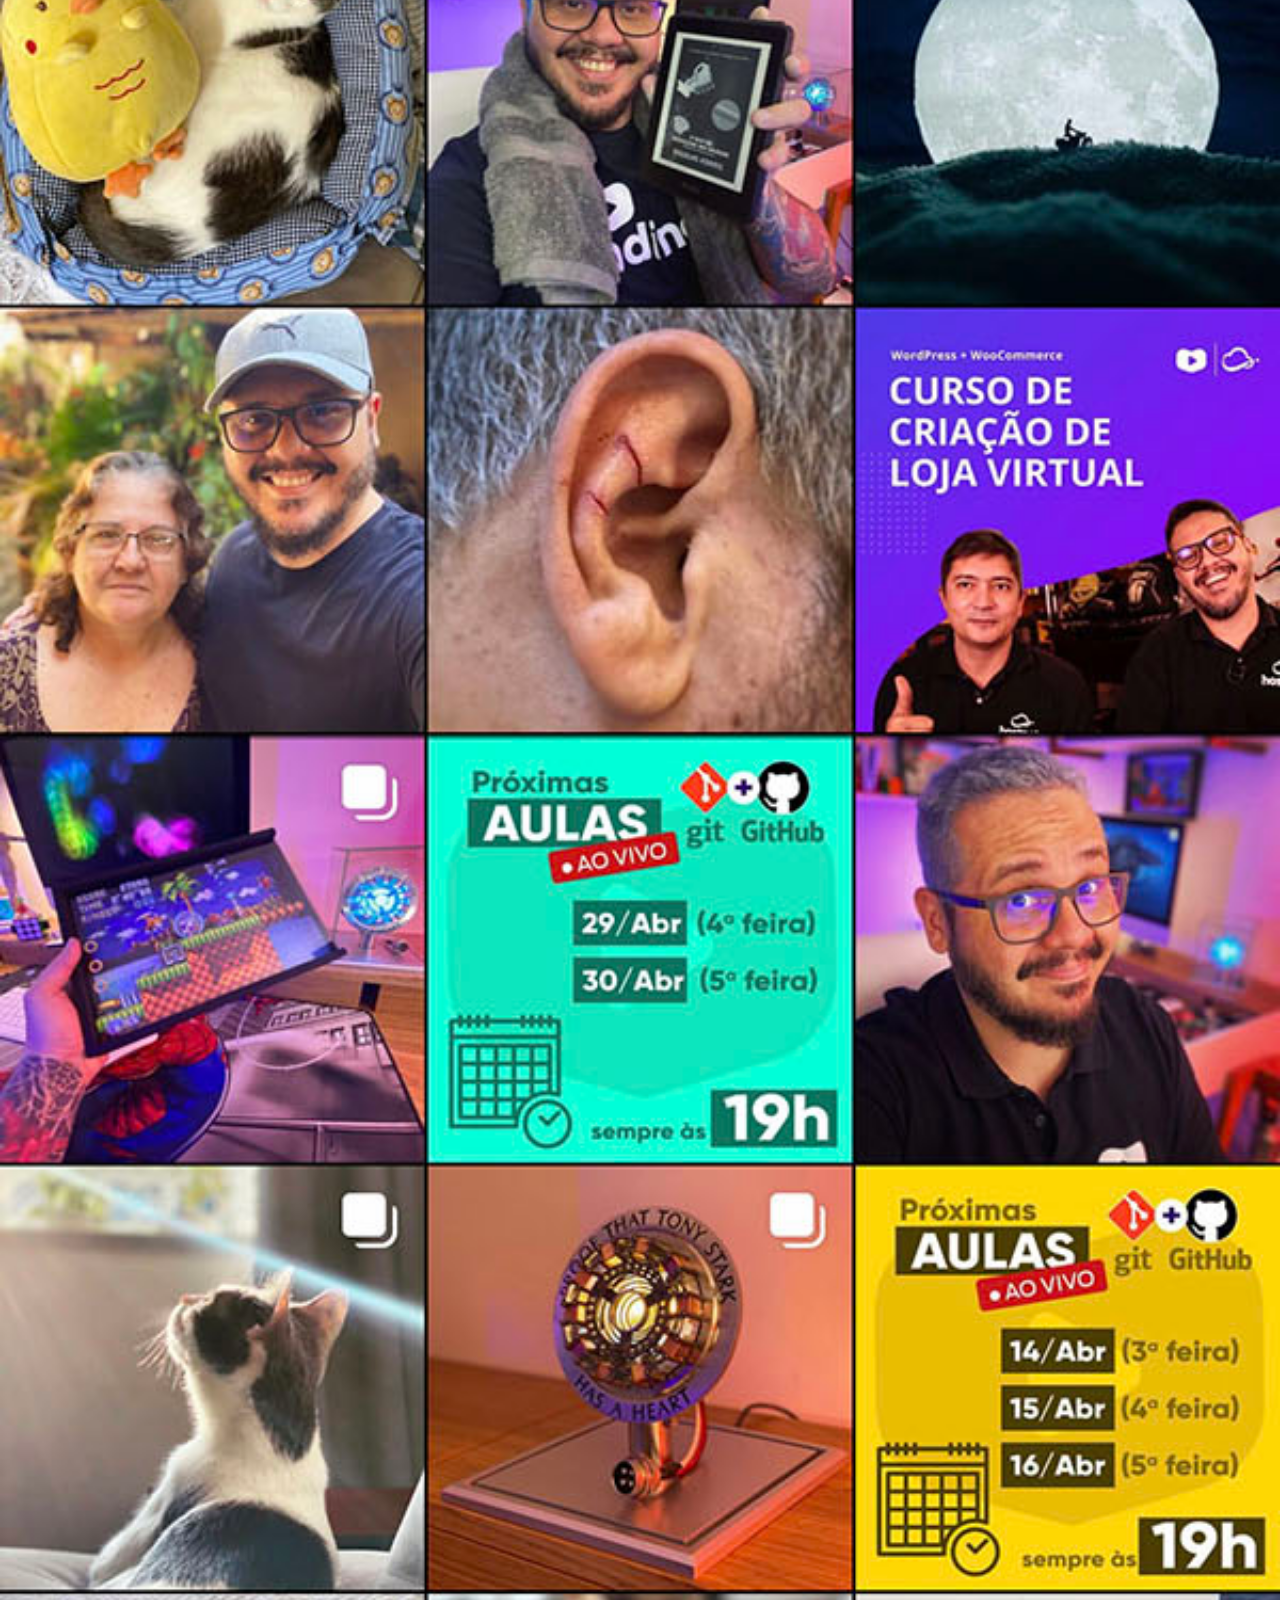
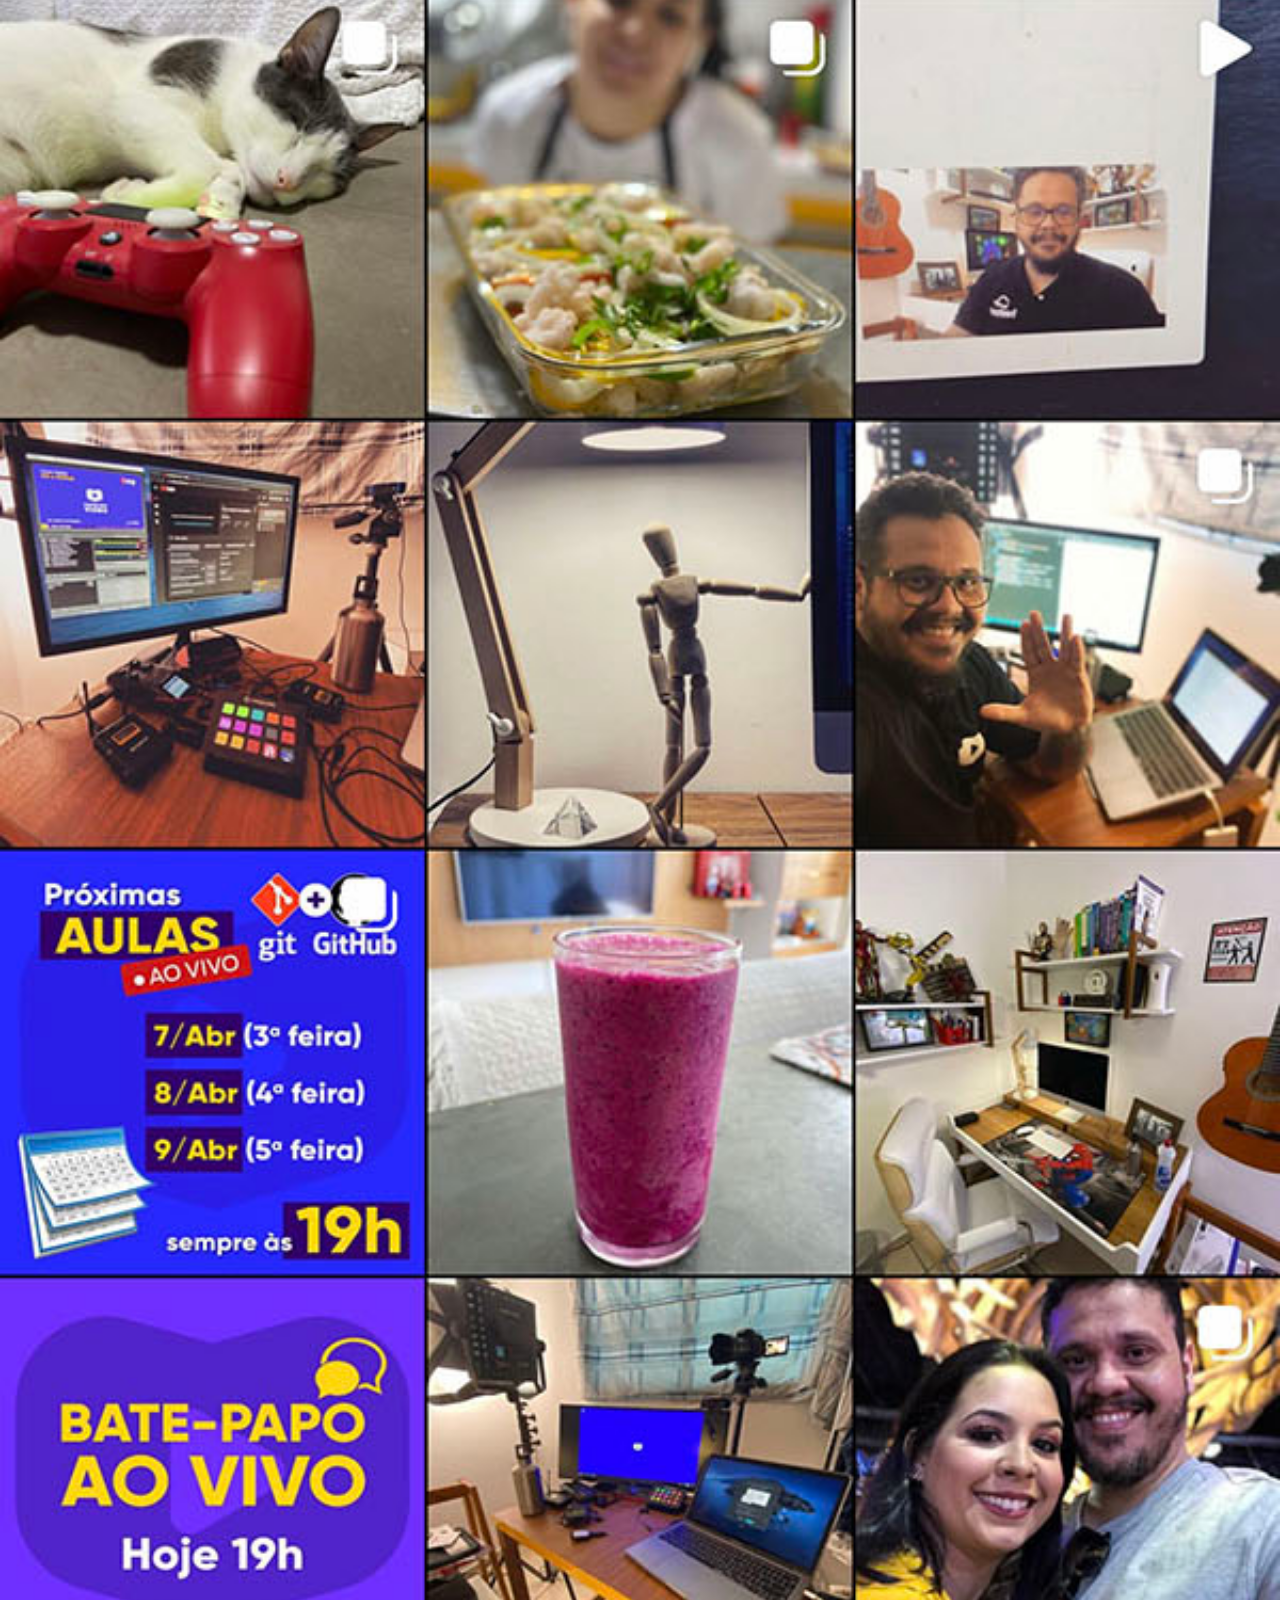
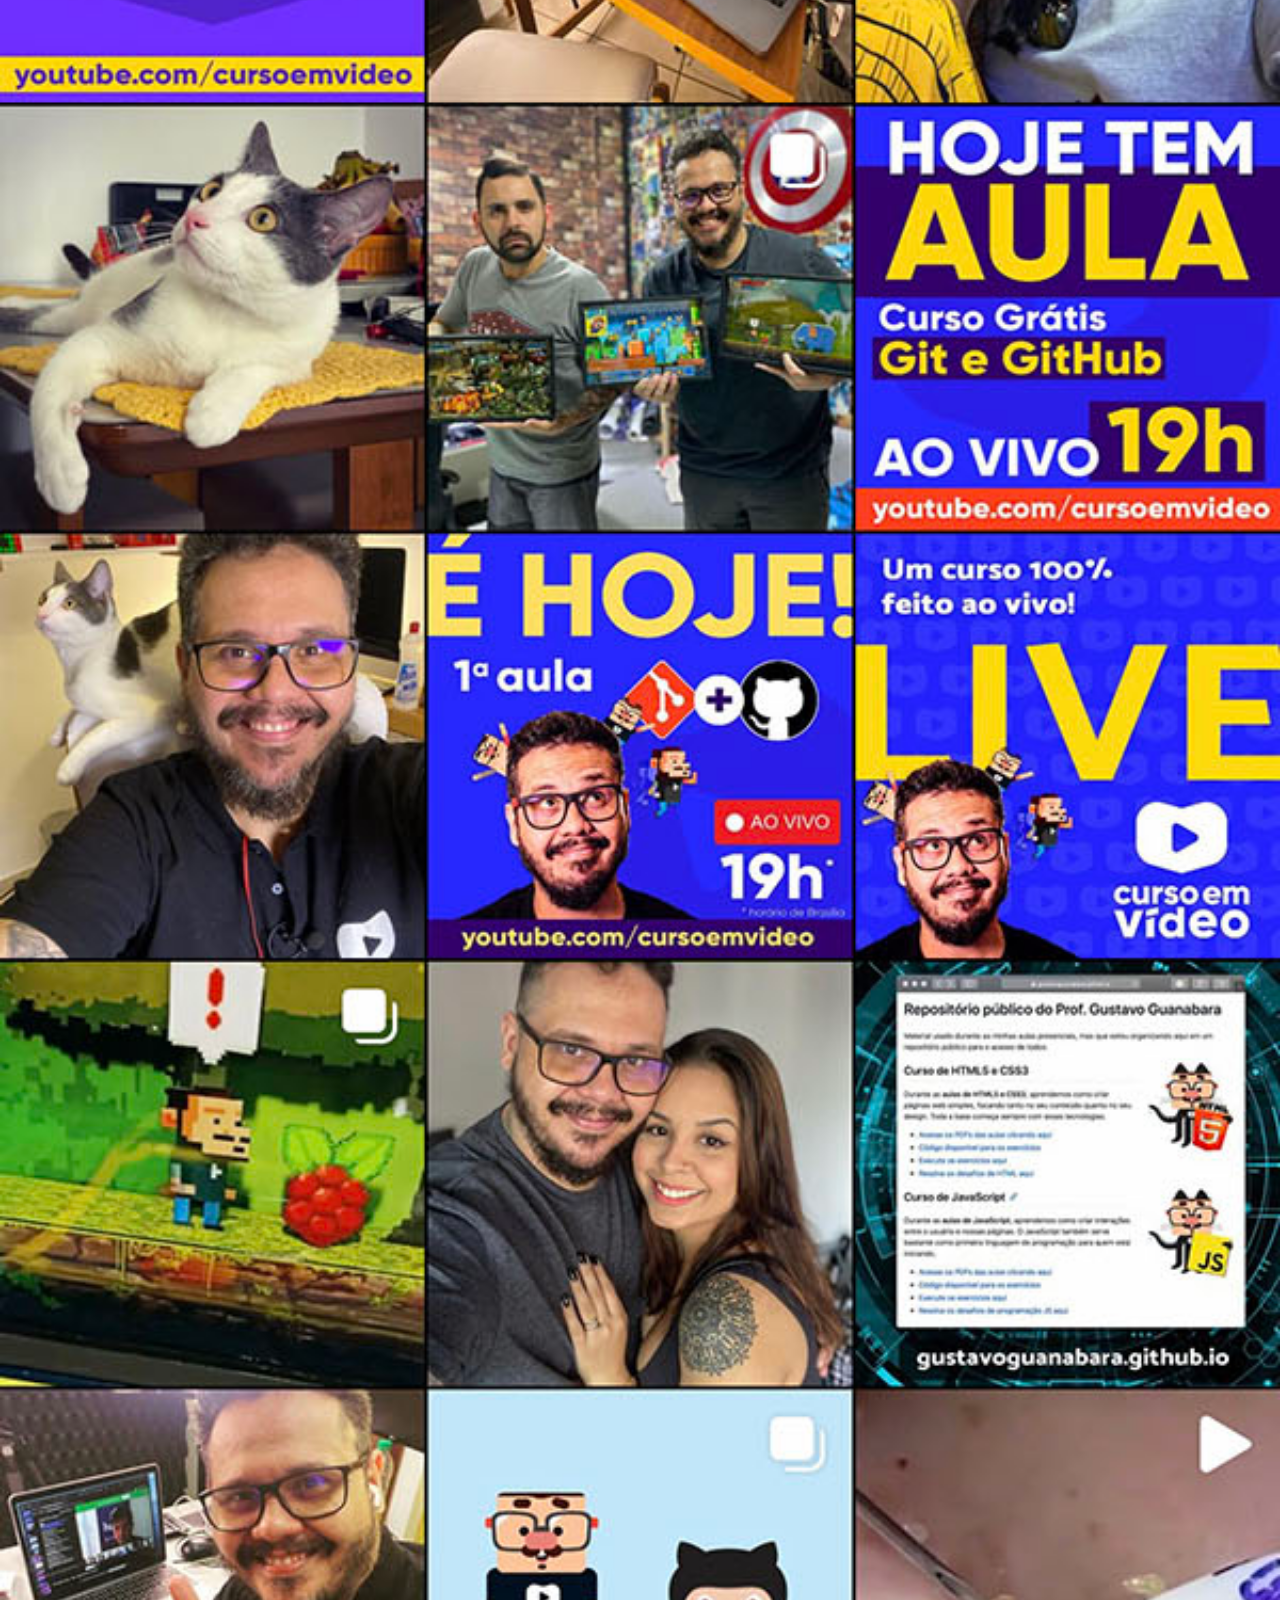
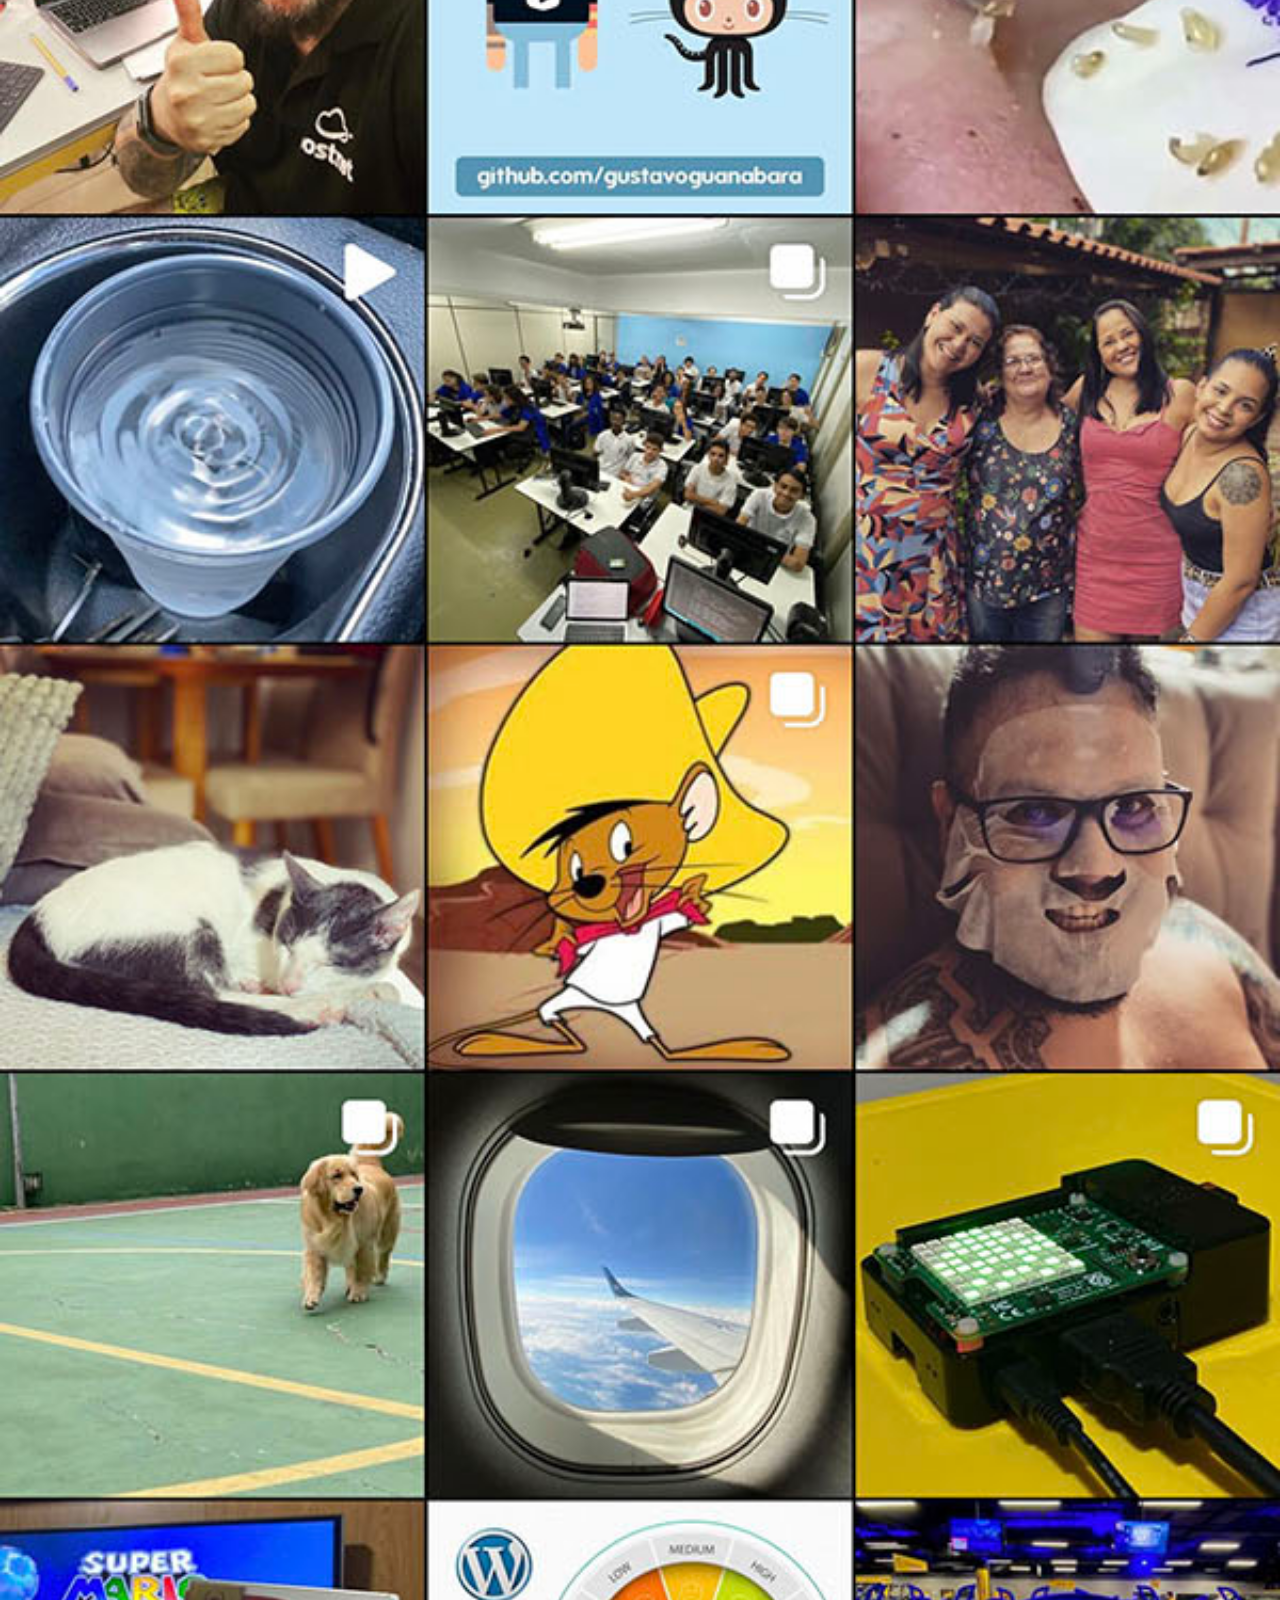
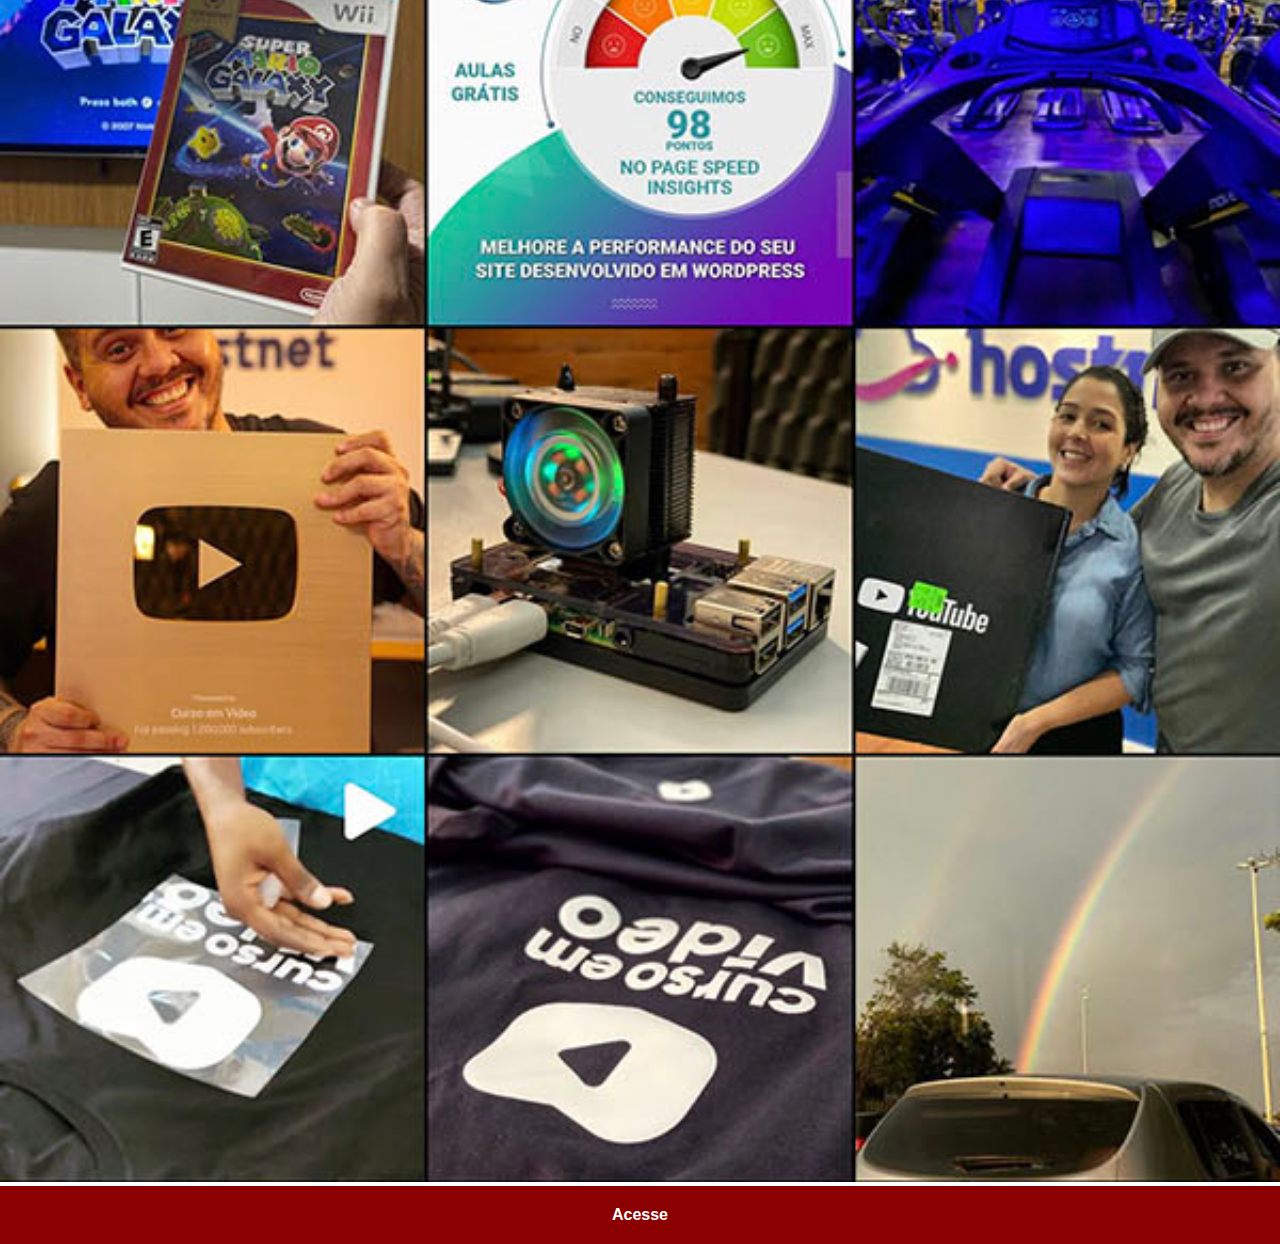
<file: instagram.html>
<!DOCTYPE html>
<html lang="en">
<head>
    <meta charset="UTF-8">
    <meta name="viewport" content="width=device-width, initial-scale=1.0">
    <title>Instagram</title>
    <link rel="stylesheet" href="estilos/social.css">
</head>
<body>
    <img src="imagens/tela-instagram.jpg" alt="Instagram">
    <a href="https://www.instagram.com/gustavoguanabara/" target="_blank">Acesse</a>
</body>
</html>
</file>
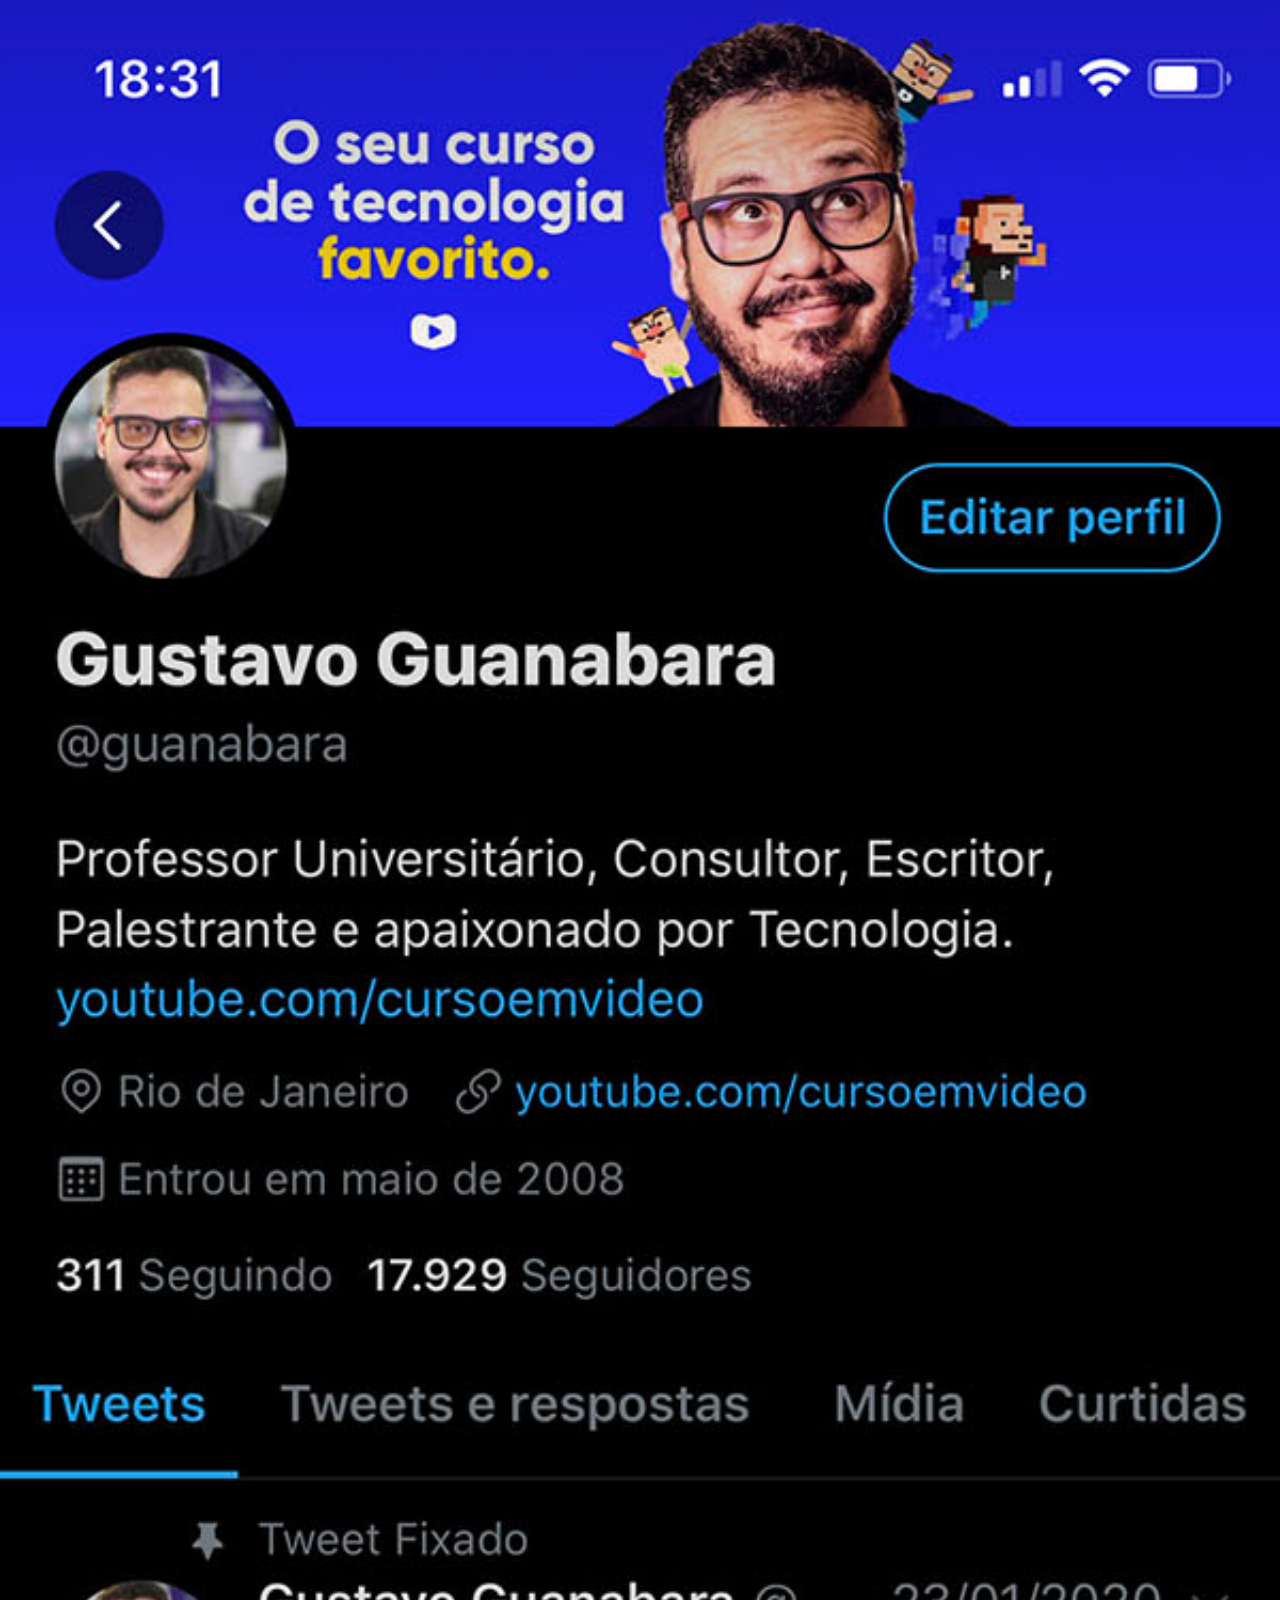
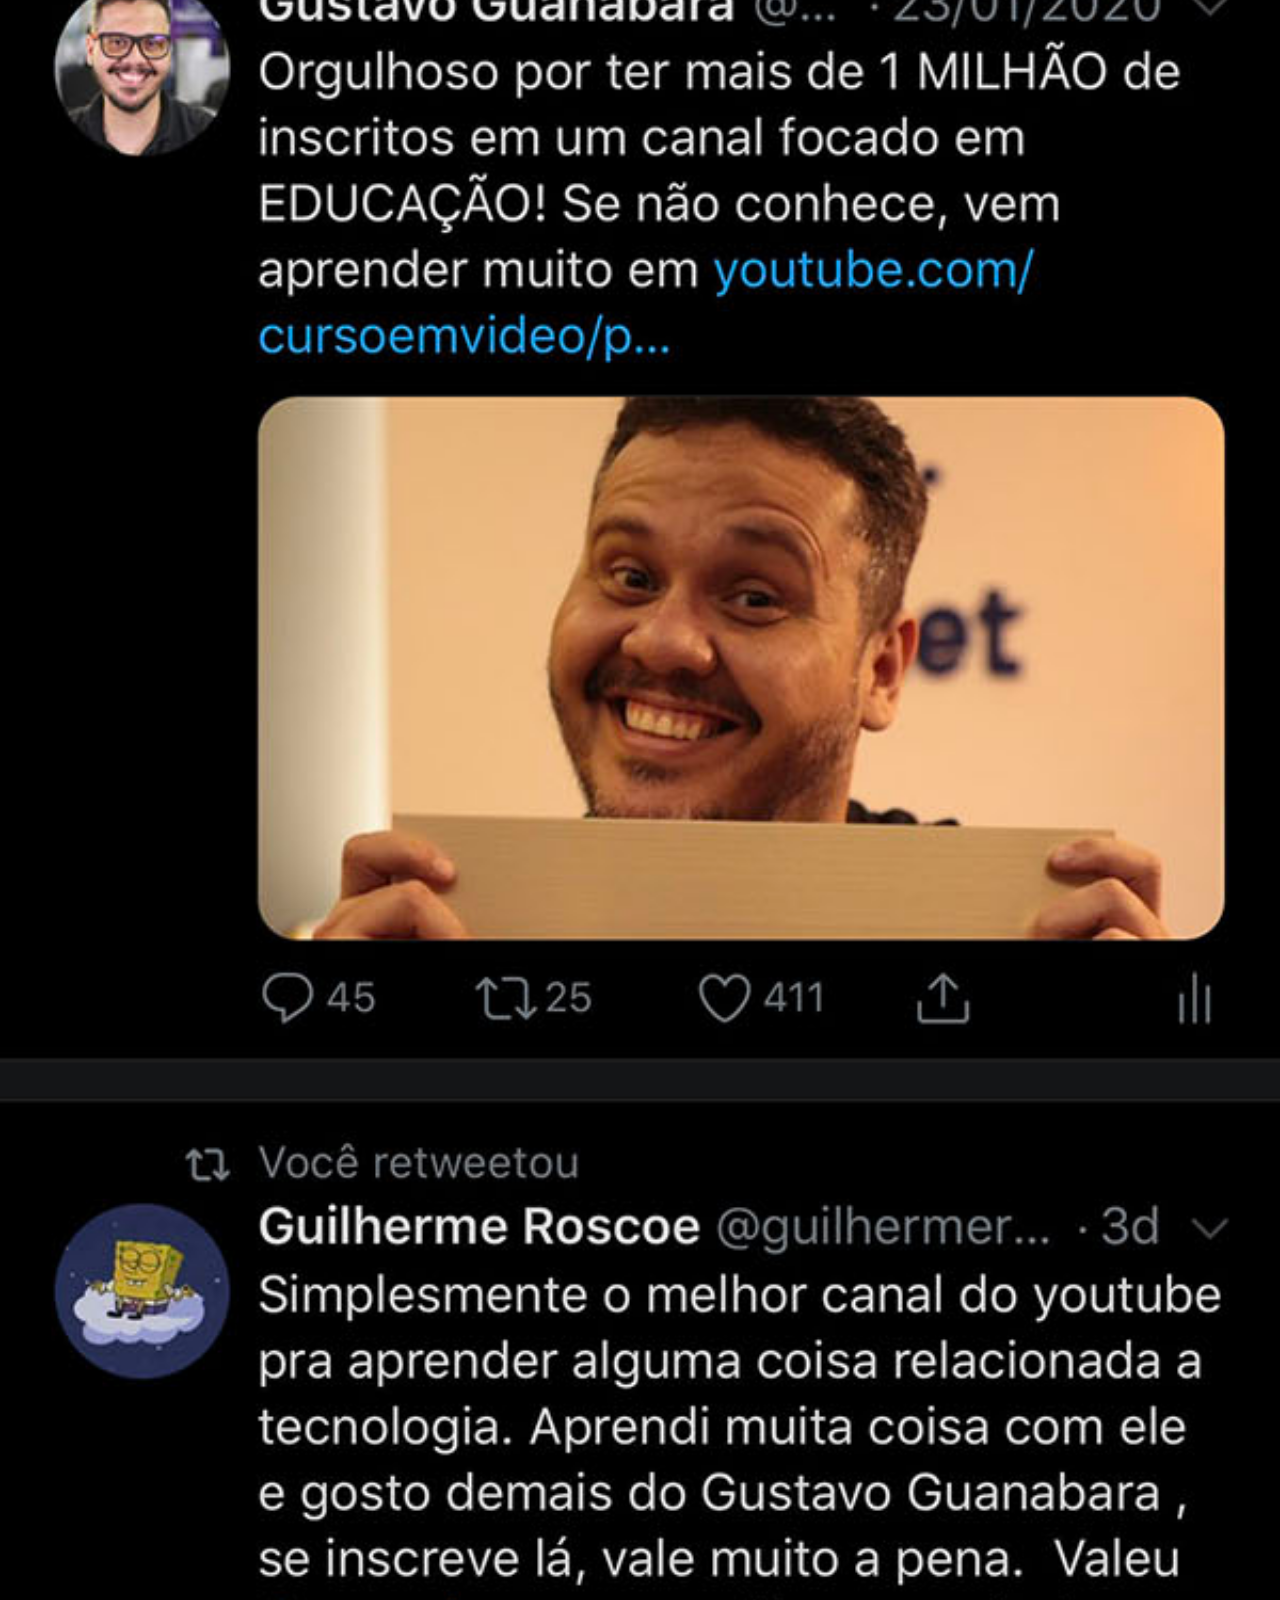
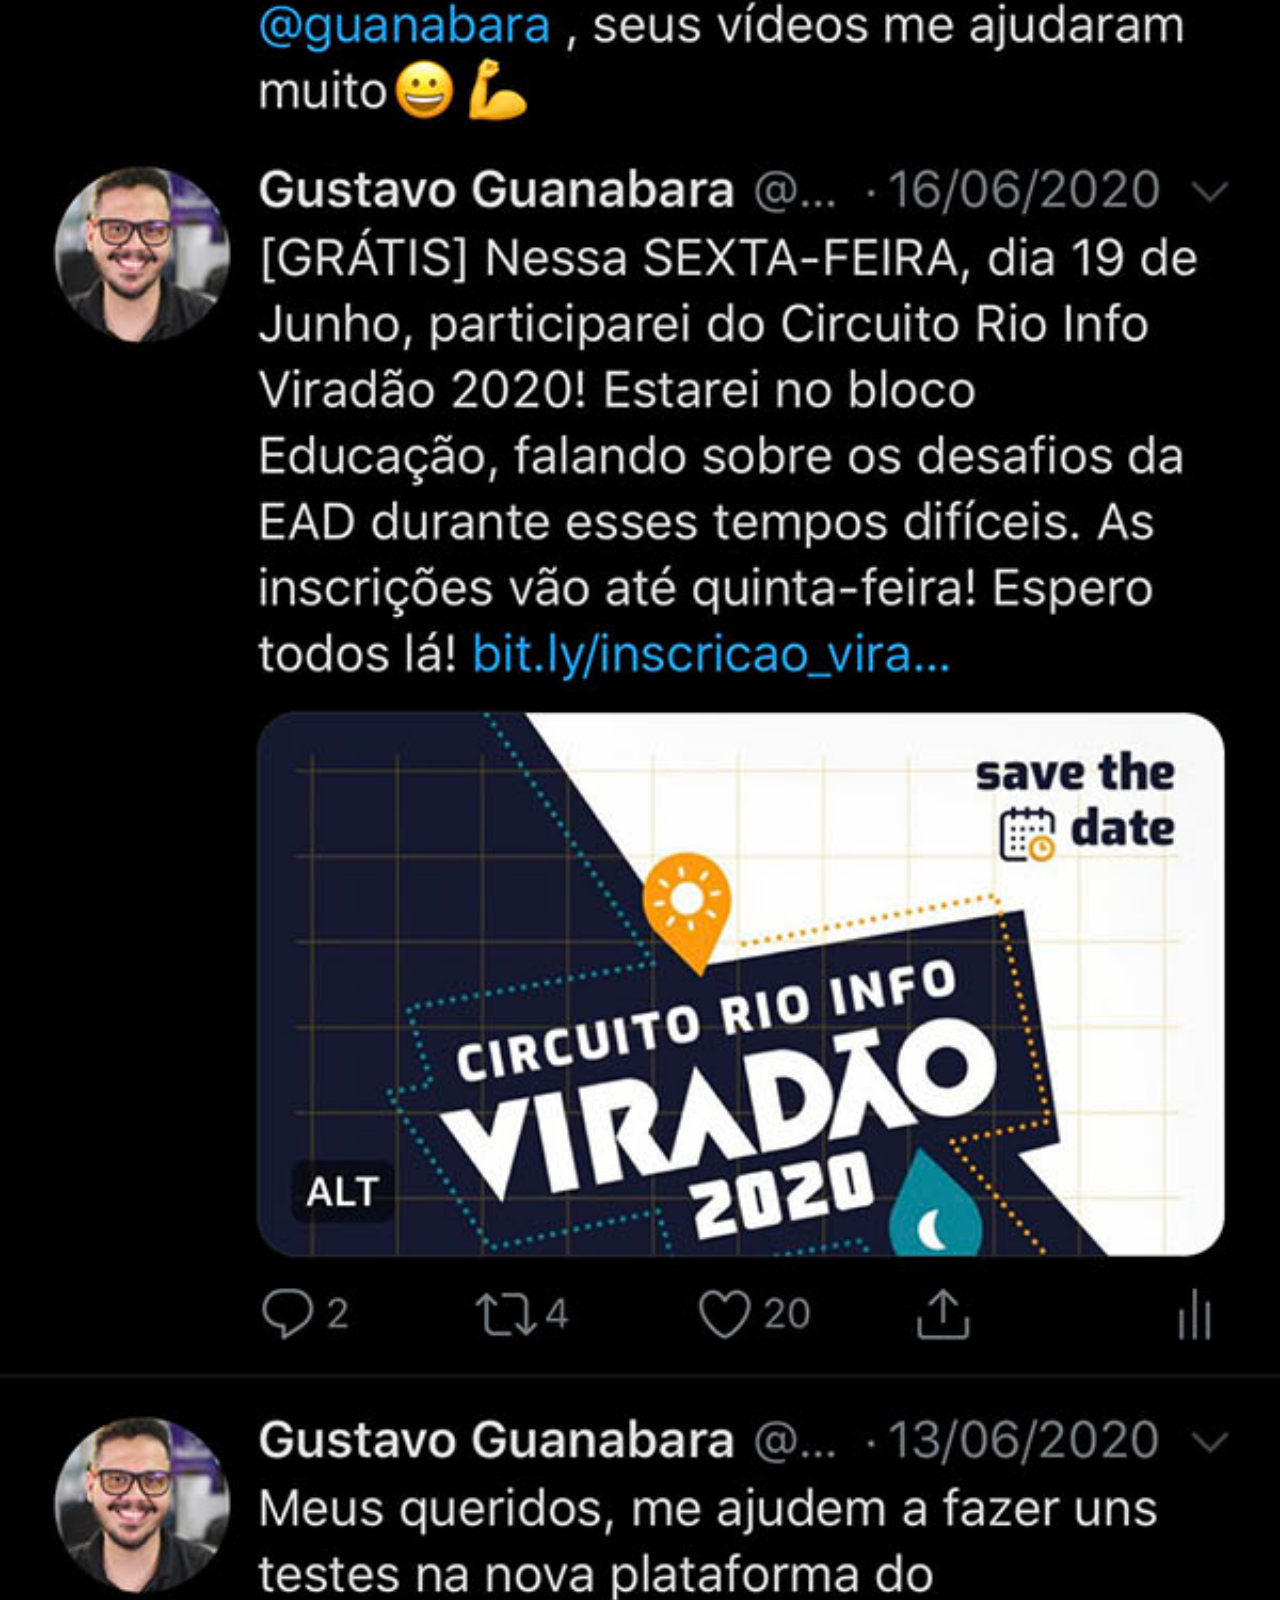
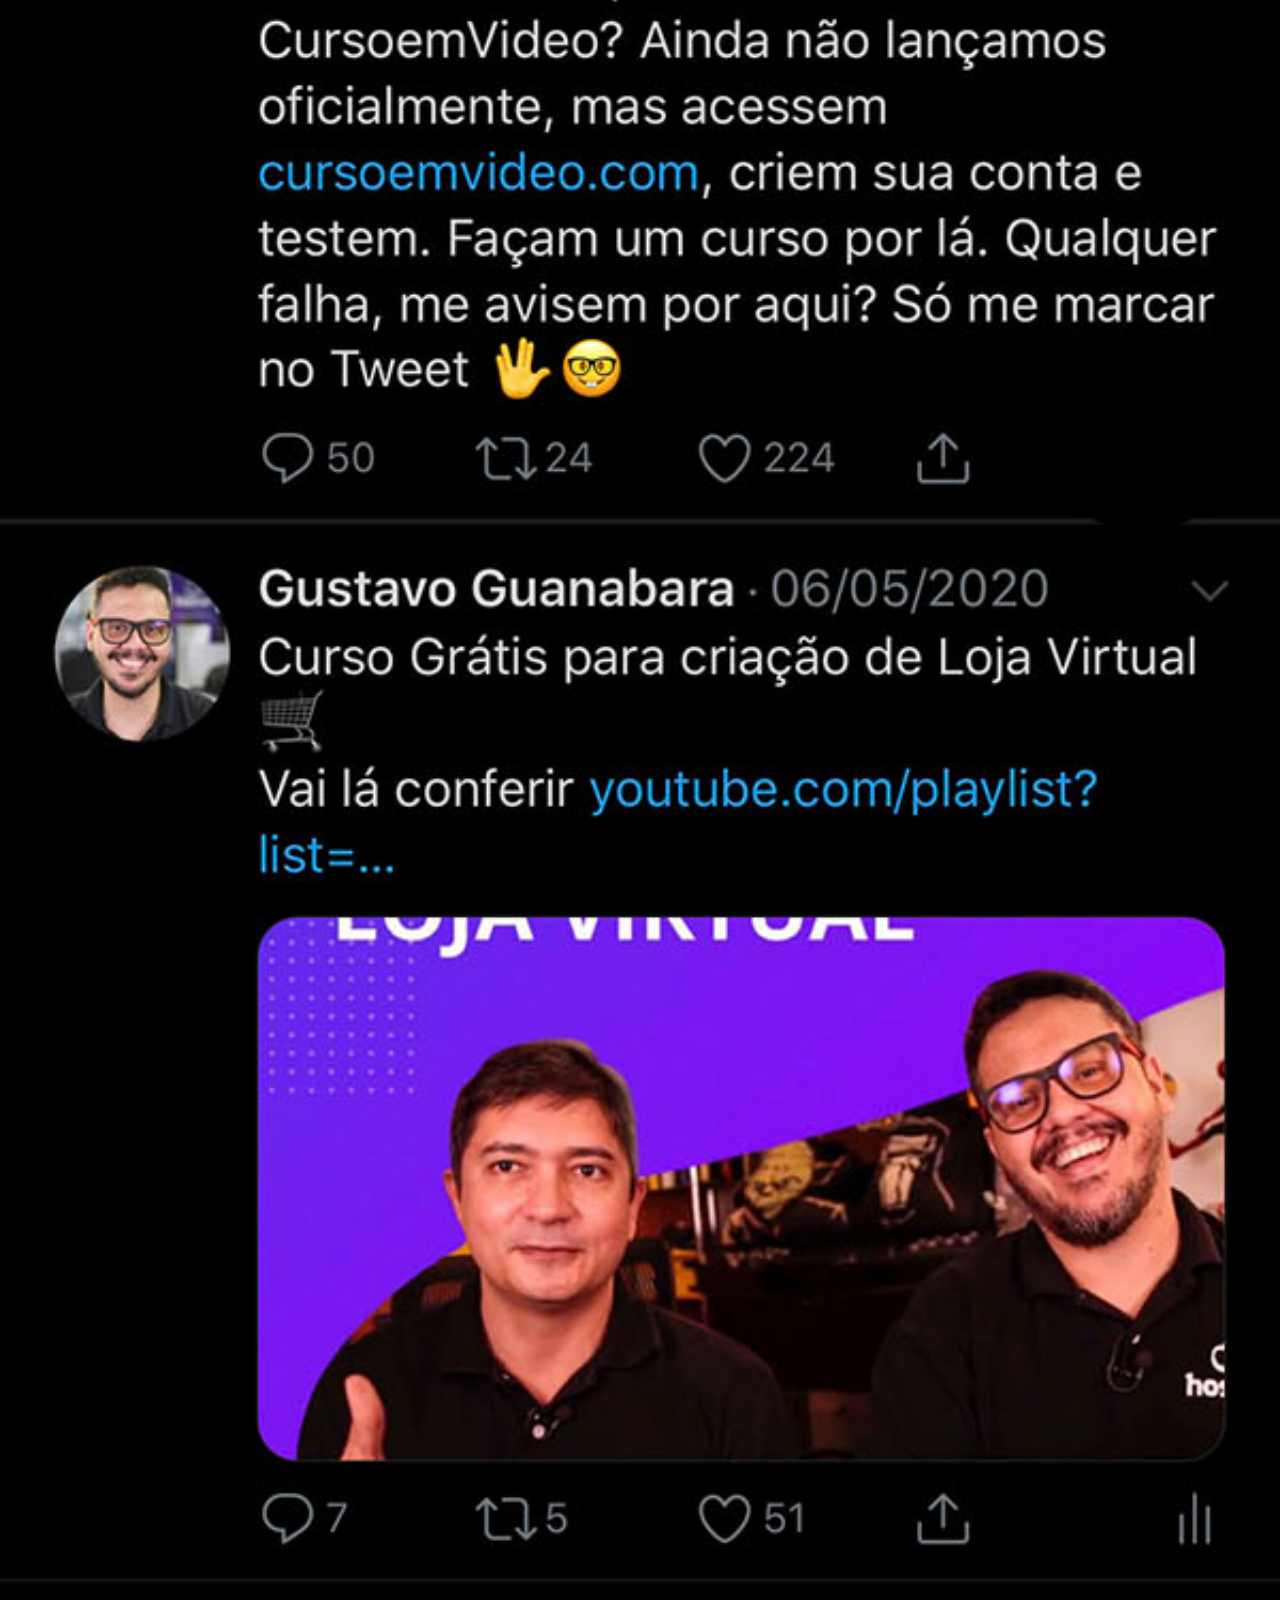
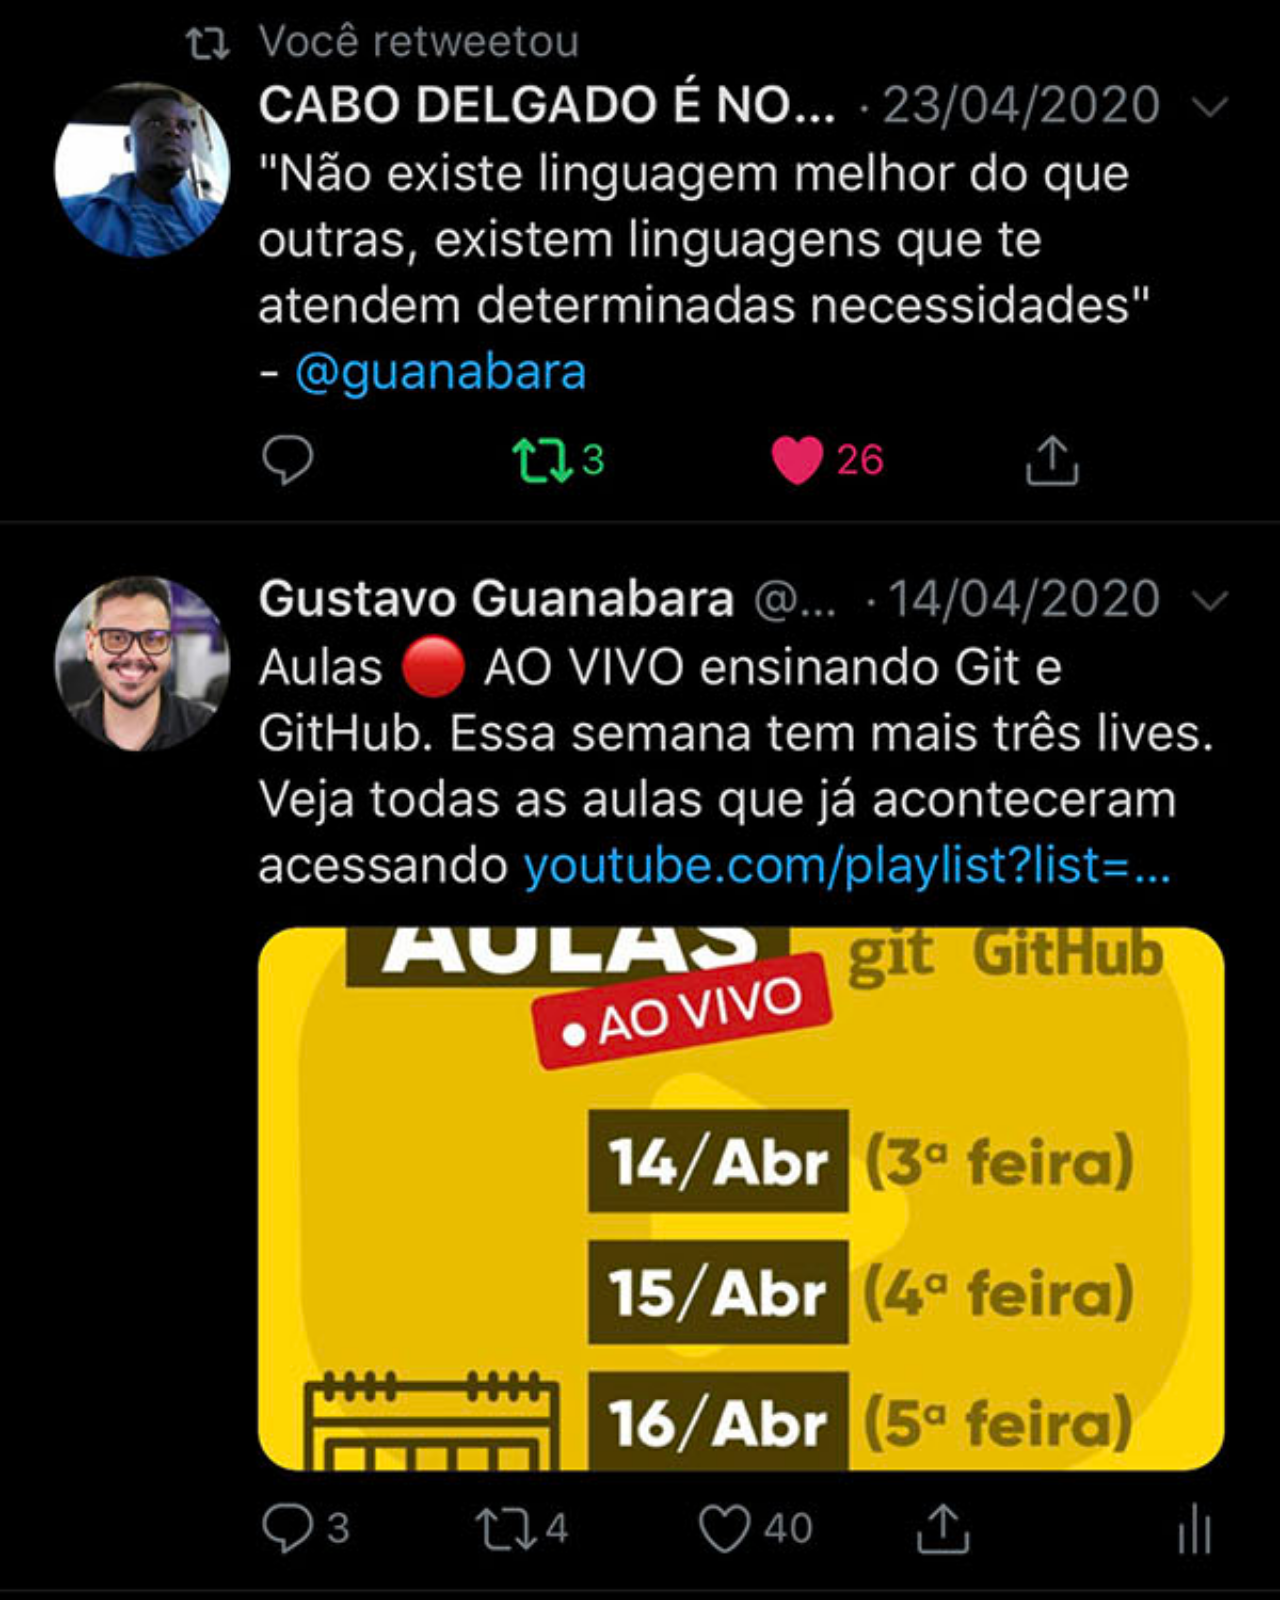
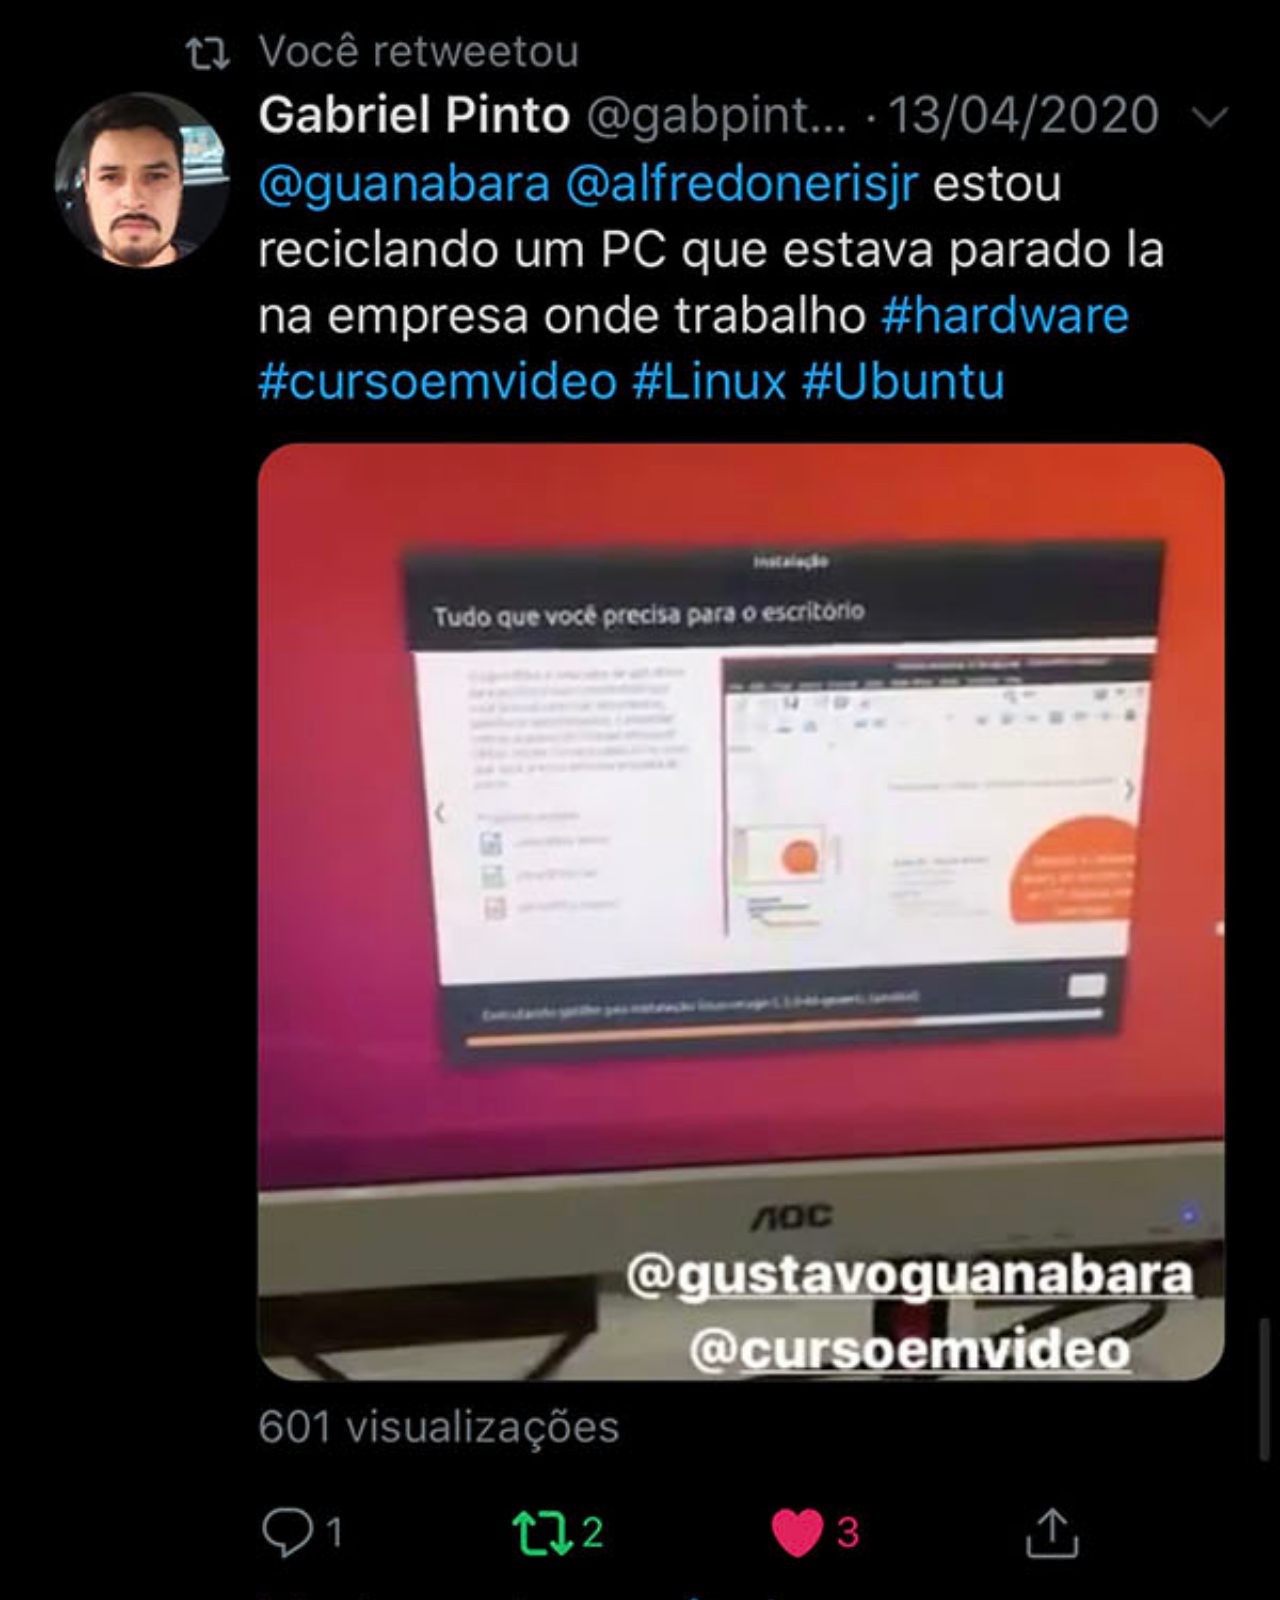
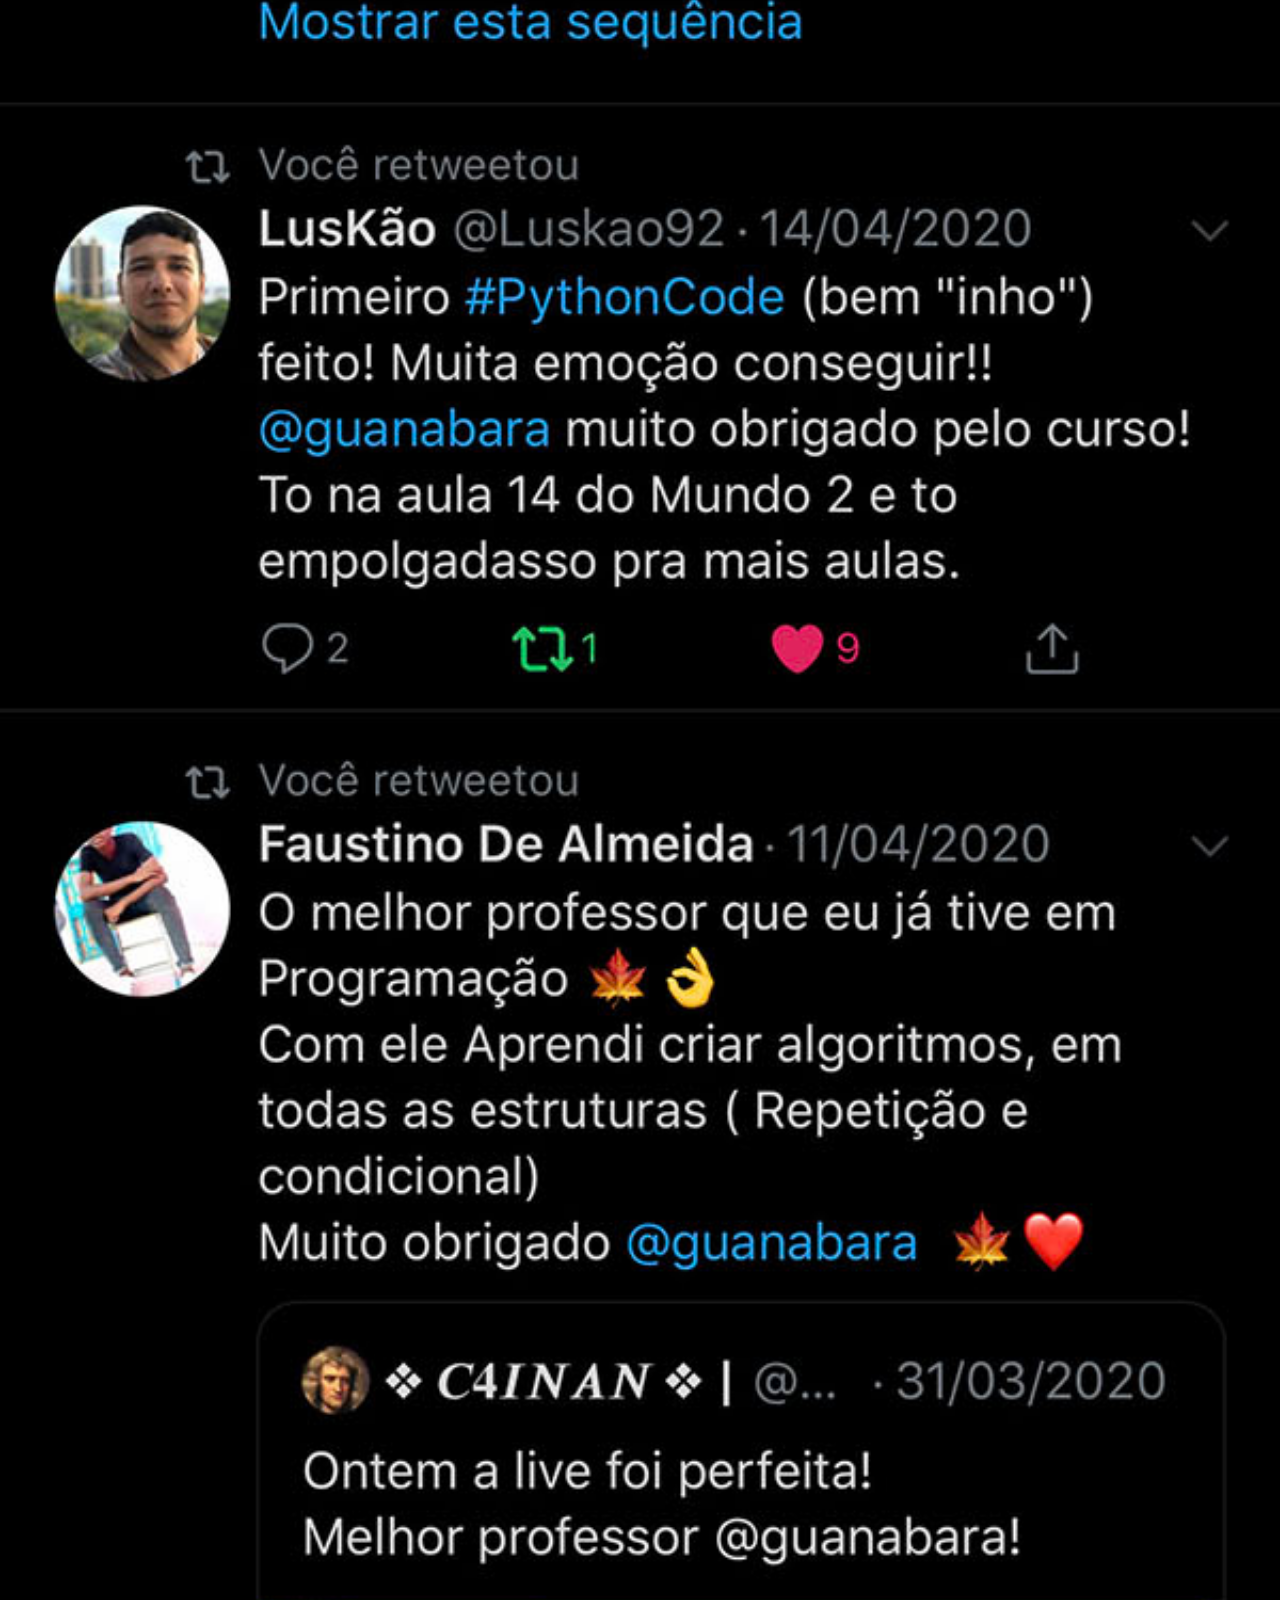
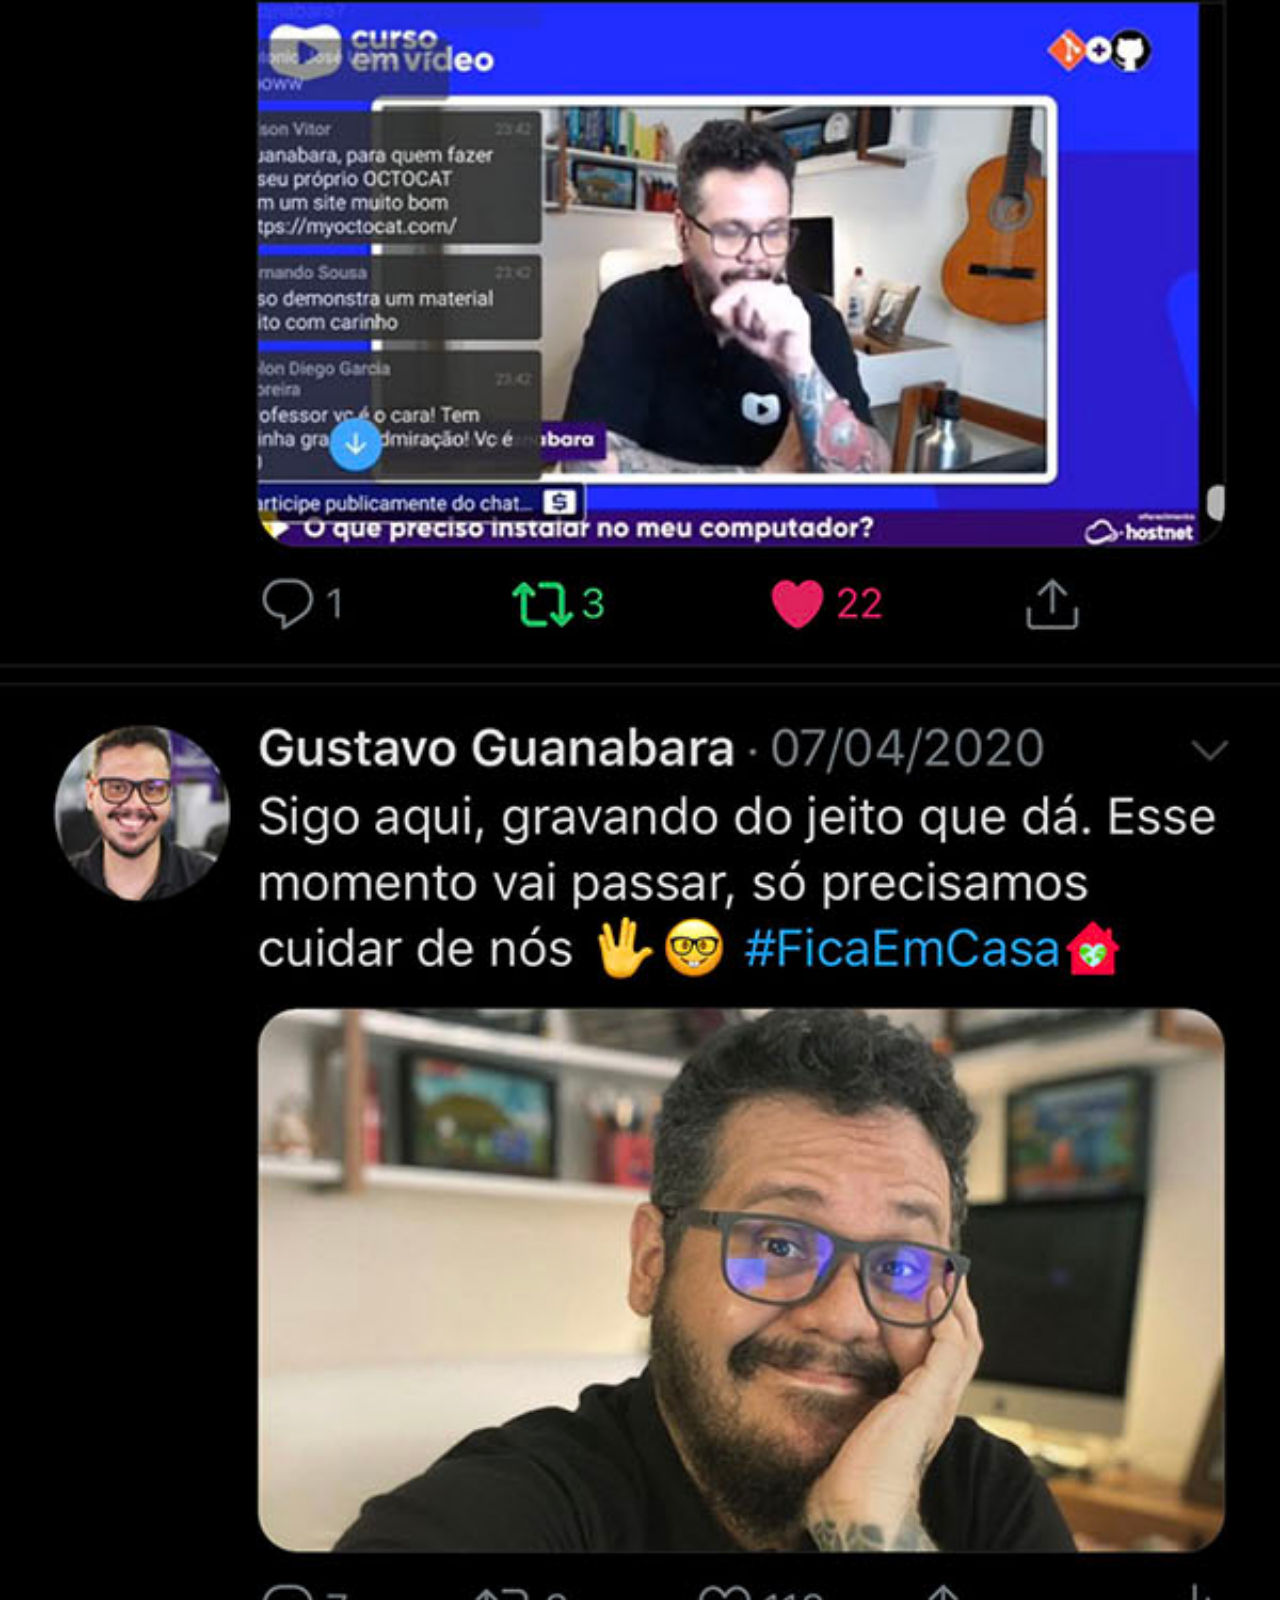
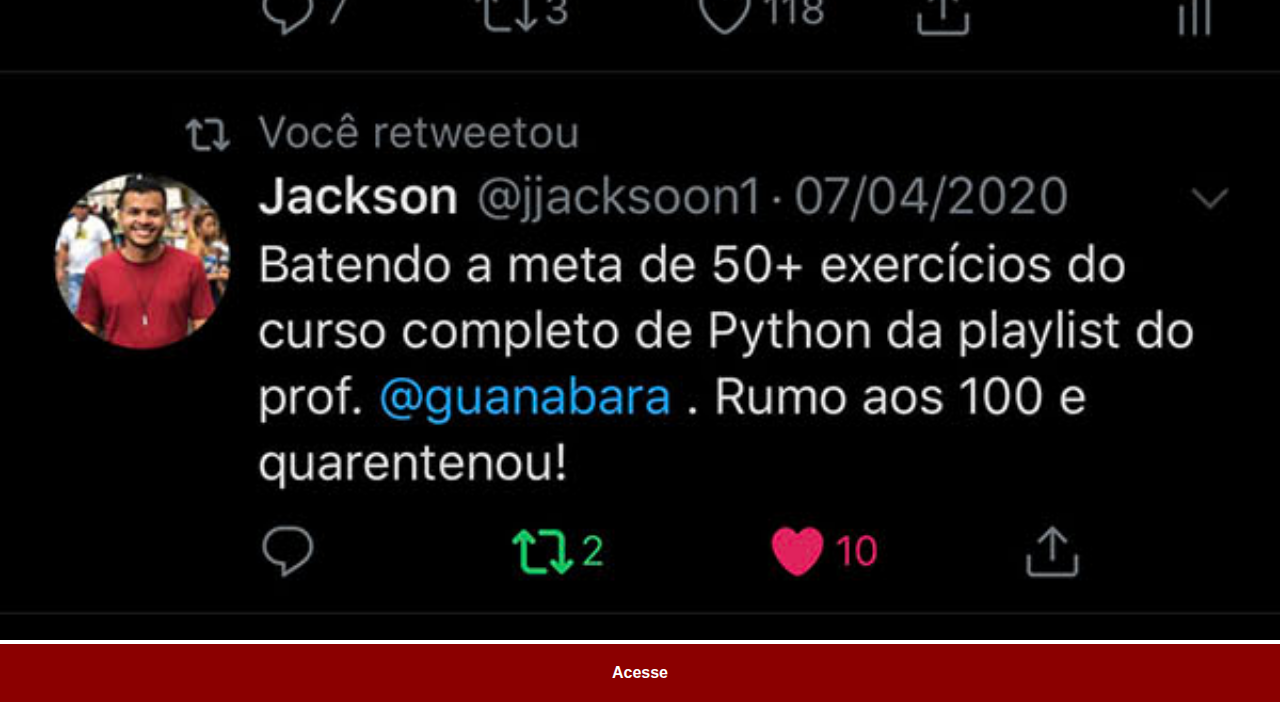
<file: twitter.html>
<!DOCTYPE html>
<html lang="en">
<head>
    <meta charset="UTF-8">
    <meta name="viewport" content="width=device-width, initial-scale=1.0">
    <title>Xwitter</title>
    <link rel="stylesheet" href="estilos/social.css">
</head>
<body>
    <img src="imagens/tela-twitter.jpg" alt="Xwitter">
    <a href="https://x.com/guanabara" target="_blank">Acesse</a>
</body>
</html>
</file>
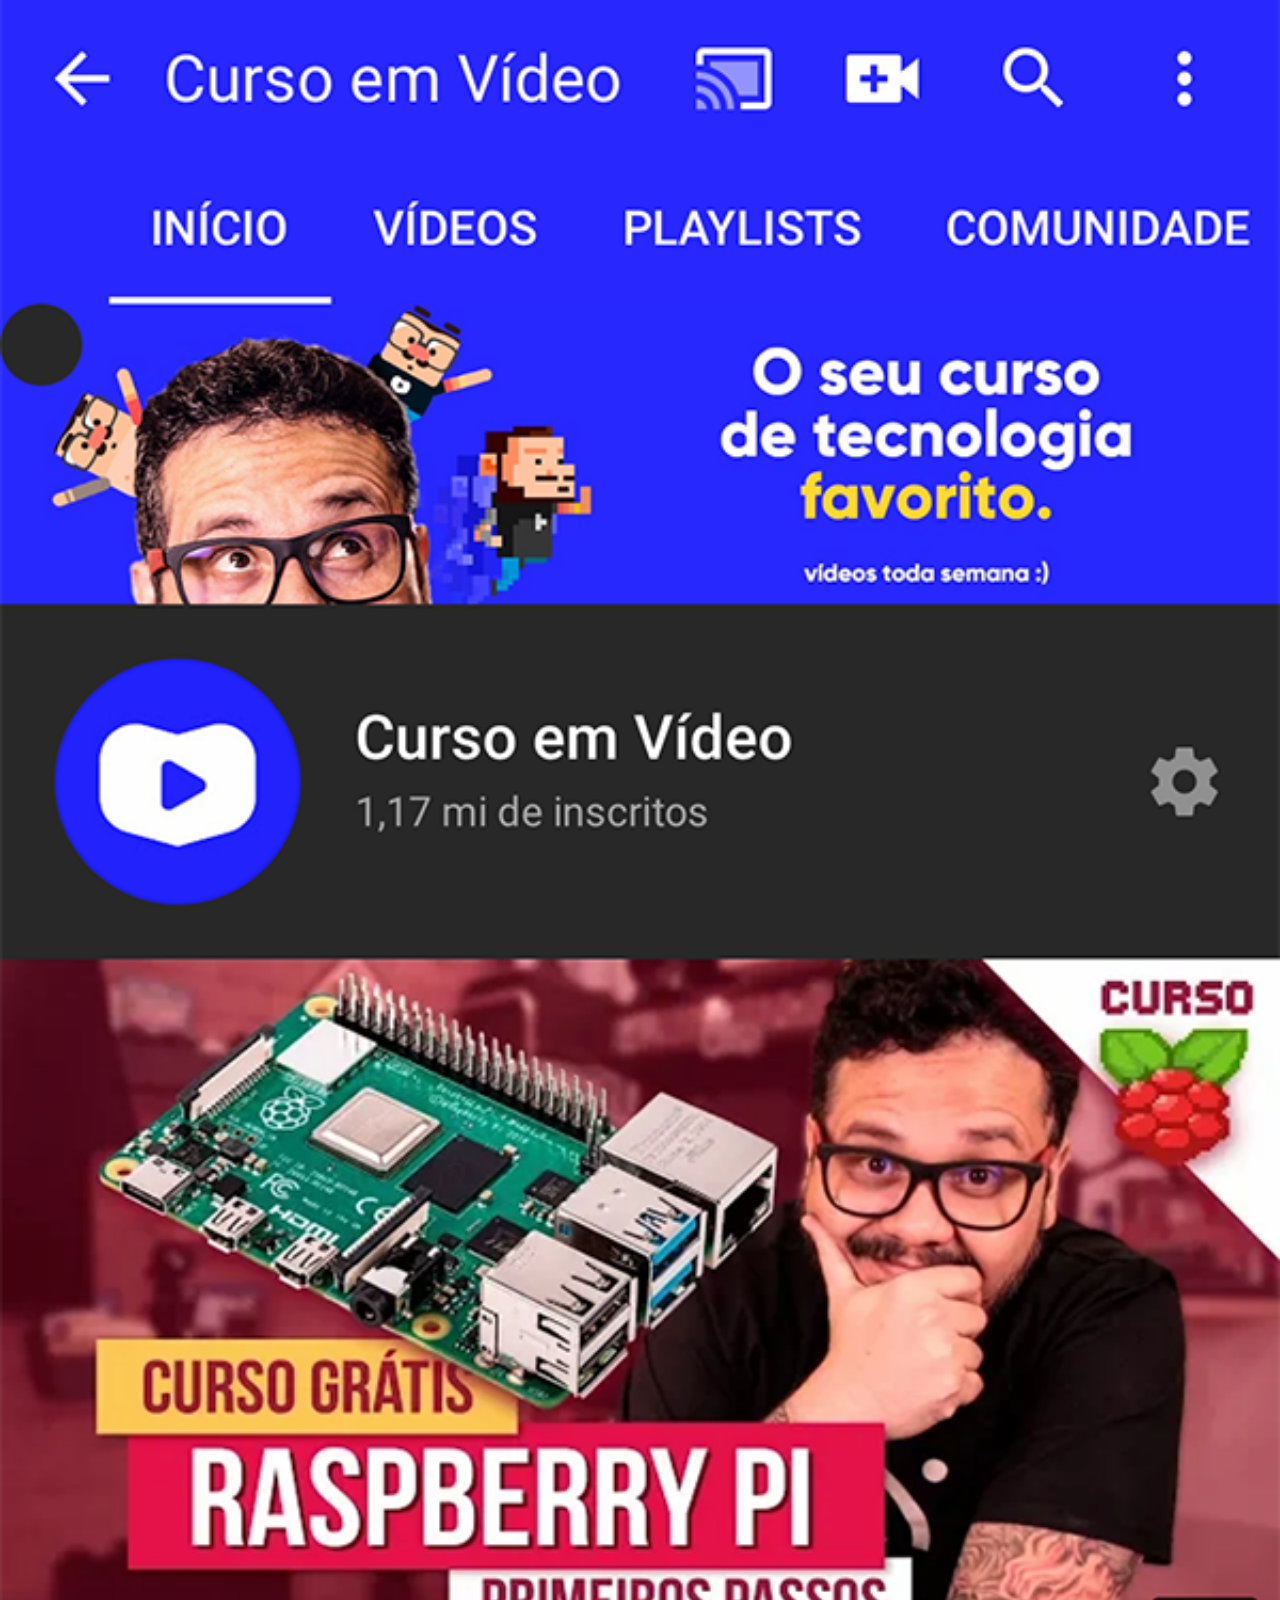
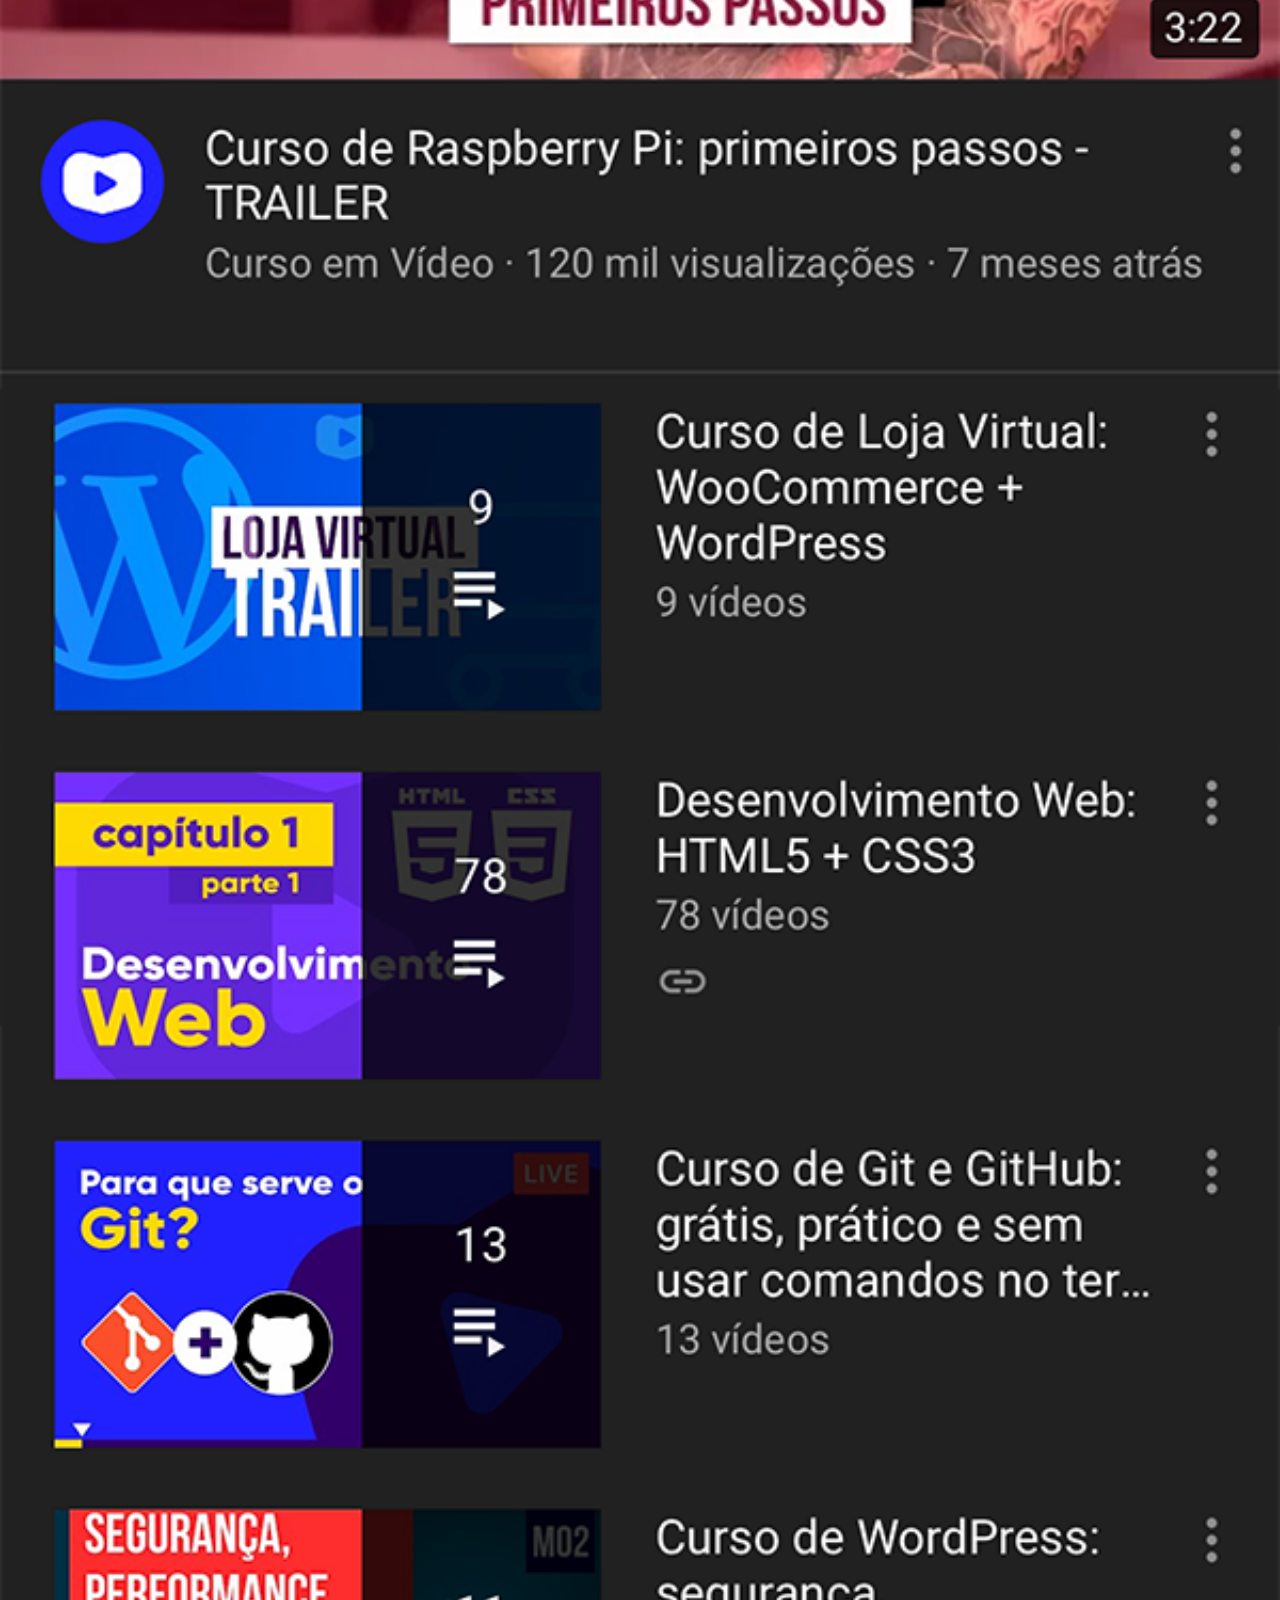
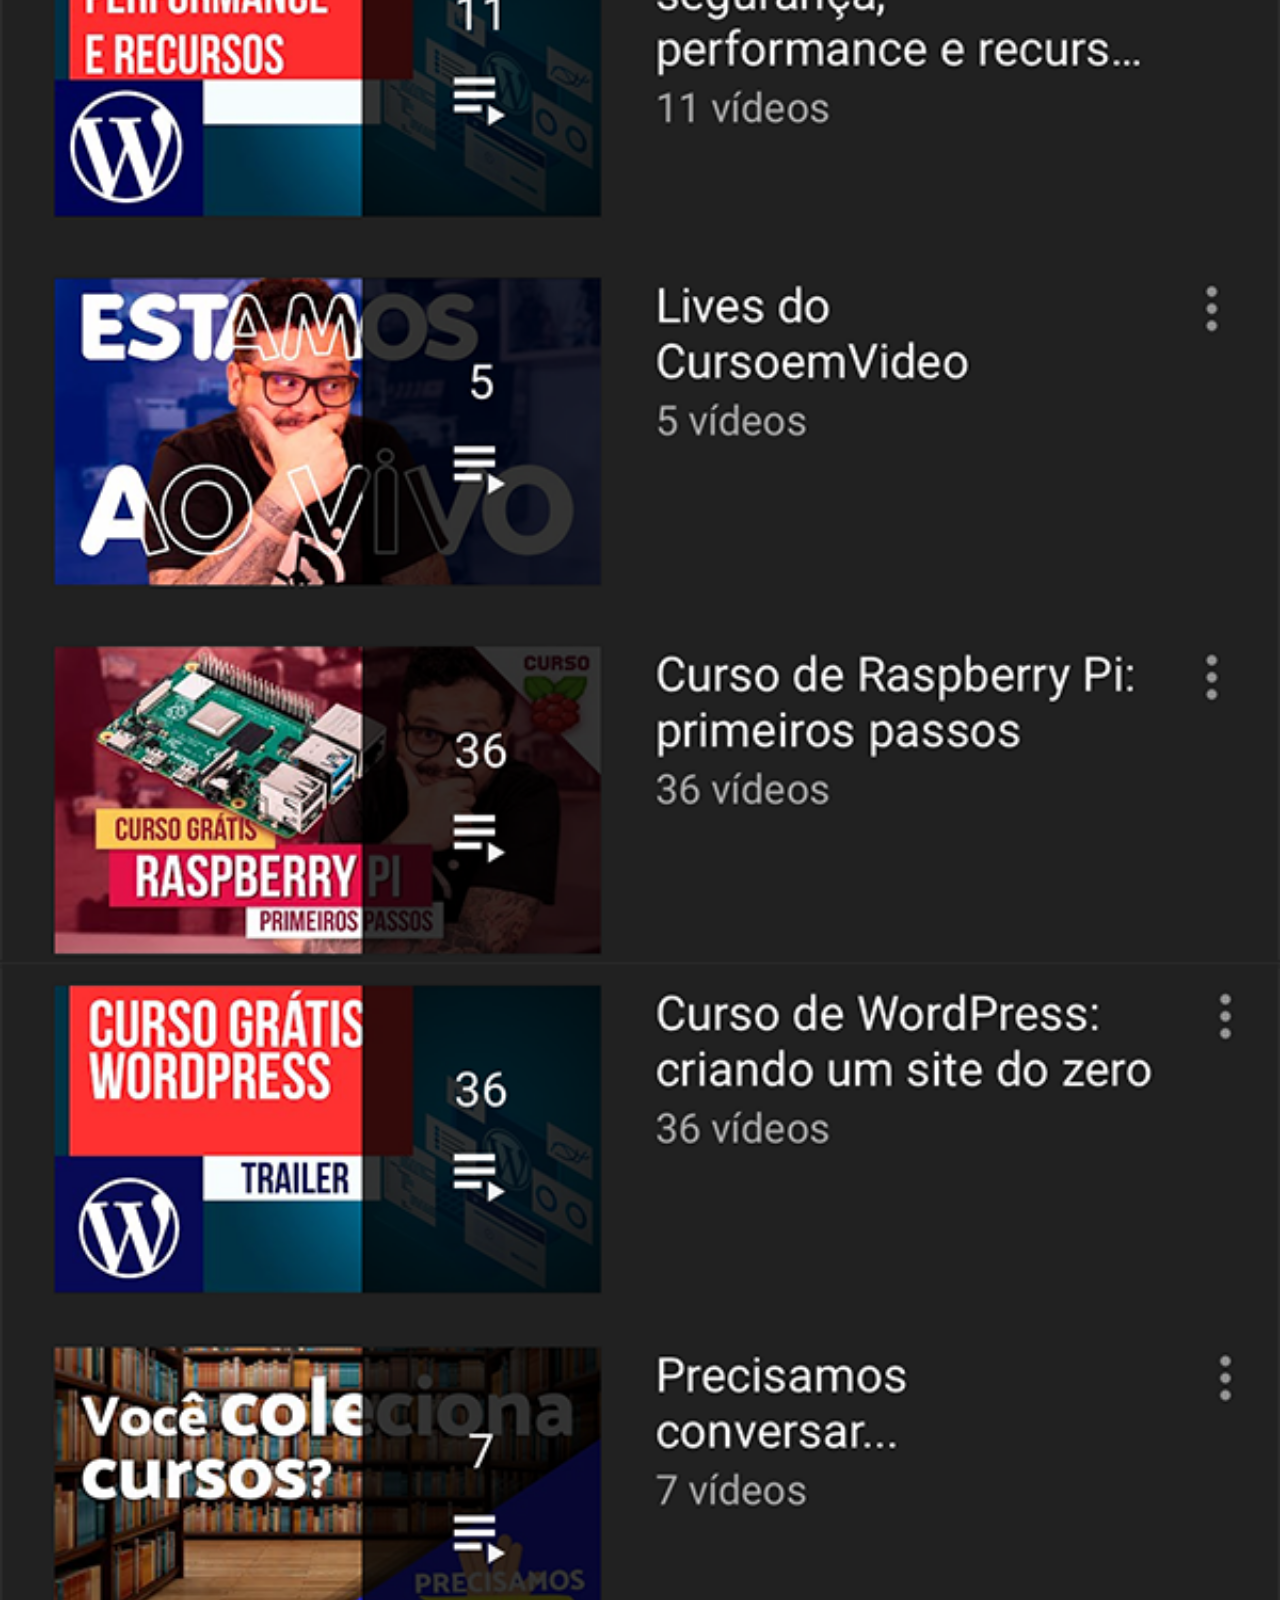
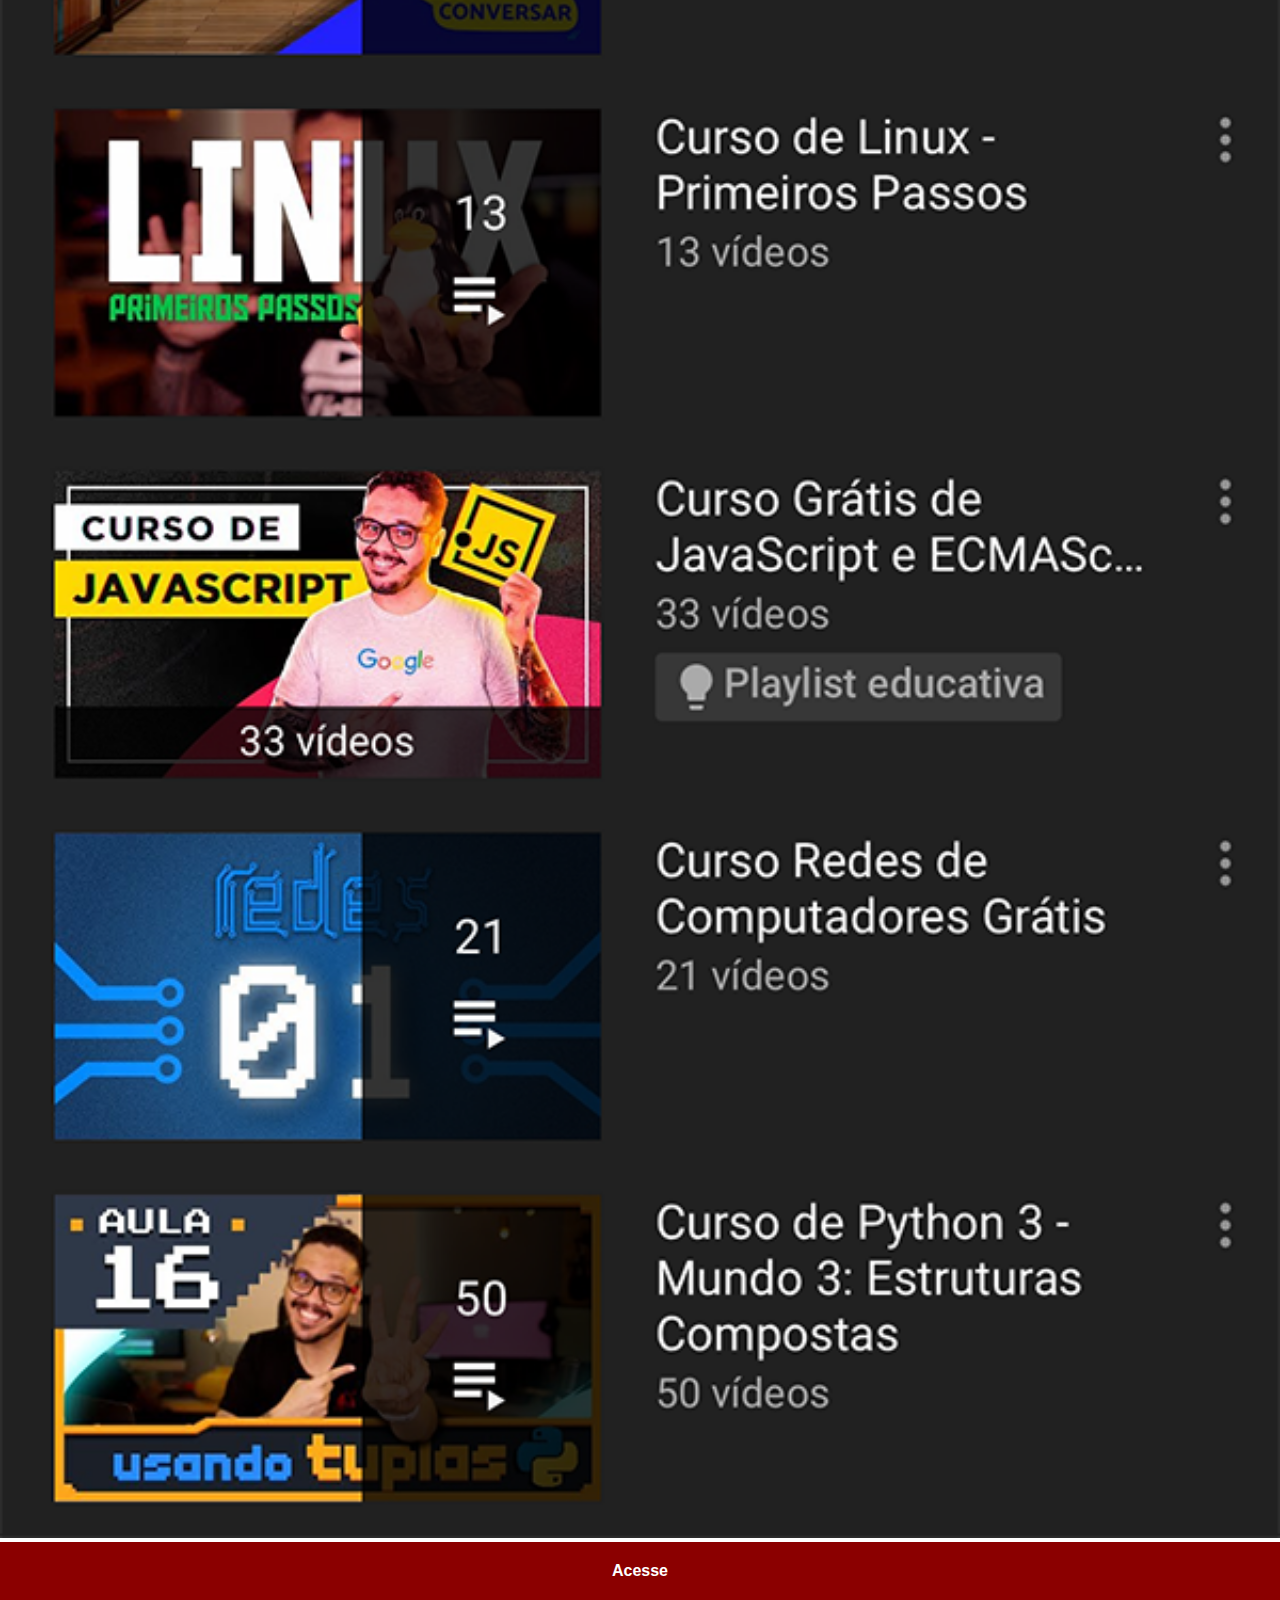
<file: youtube.html>
<!DOCTYPE html>
<html lang="pt-br">
<head>
    <meta charset="UTF-8">
    <meta name="viewport" content="width=device-width, initial-scale=1.0">
    <title>Youtube</title>
    <link rel="stylesheet" href="estilos/social.css">
</head>
<body>
    <img src="imagens/tela-youtube.png" alt="Youtube">
    <a href="https://www.youtube.com/c/CursoemV%C3%ADdeo/playlists" target="_blank">Acesse</a>
</body>
</html>
</file>
<file: estilos/style.css>
@charset "UTF-8";

* {
    margin: 0px;
    padding: 0px;
    font-family: Arial, Helvetica, sans-serif;
}

html, body {
    height: 100vh;
    width: 100vw;
}

body {
    background: url('../imagens/fundo-madeira.jpg') no-repeat top center;
}

main {
    height: 100vh;
    position: relative;
}

section#telefone {
    height: 627px;
    width: 311px;
    position: absolute;
    top: 50%;
    left: 50%;
    transform: translate(-50%, -50%);
    background: url('../imagens/frame-iphone.png') no-repeat;
}

iframe#tela {
    position: relative;
    top: 80px;
    left: 22px;
    width: 267px;
    height: 471px;
}

section#redes-sociais img {
    width: 50px;
    margin: 10px;
    border-radius: 50%;
    box-shadow: 2px 2px 5px rgba(0, 0, 0, 0.45);
    box-sizing: border-box;
}

section#redes-sociais {
    text-align: right;
}

section#redes-sociais img:hover {
    border: 2px solid rgba(255, 255, 255, 0.511);
    transform: translate(-5px, -5px);
    box-shadow: 5px 5px 10px rgba(0, 0, 0, 0.404);
    transition: transform .2s, border .5s;
}
</file>
<file: estilos/social.css>
@charset "UTF-8";

* {
    margin: 0px;
    padding: 0px;
    font-family: Arial, Helvetica, sans-serif;
}

img {
    width: 100vw;
}

::-webkit-scrollbar {
    width: 0px;
    height: 0px;
}

a {
    display: block;
    background-color: darkred;
    color: white;
    padding: 20px;
    text-align: center;
    font-weight: bolder;
    text-decoration: none;
}

a:hover {
    background-color: red;
}
</file>
